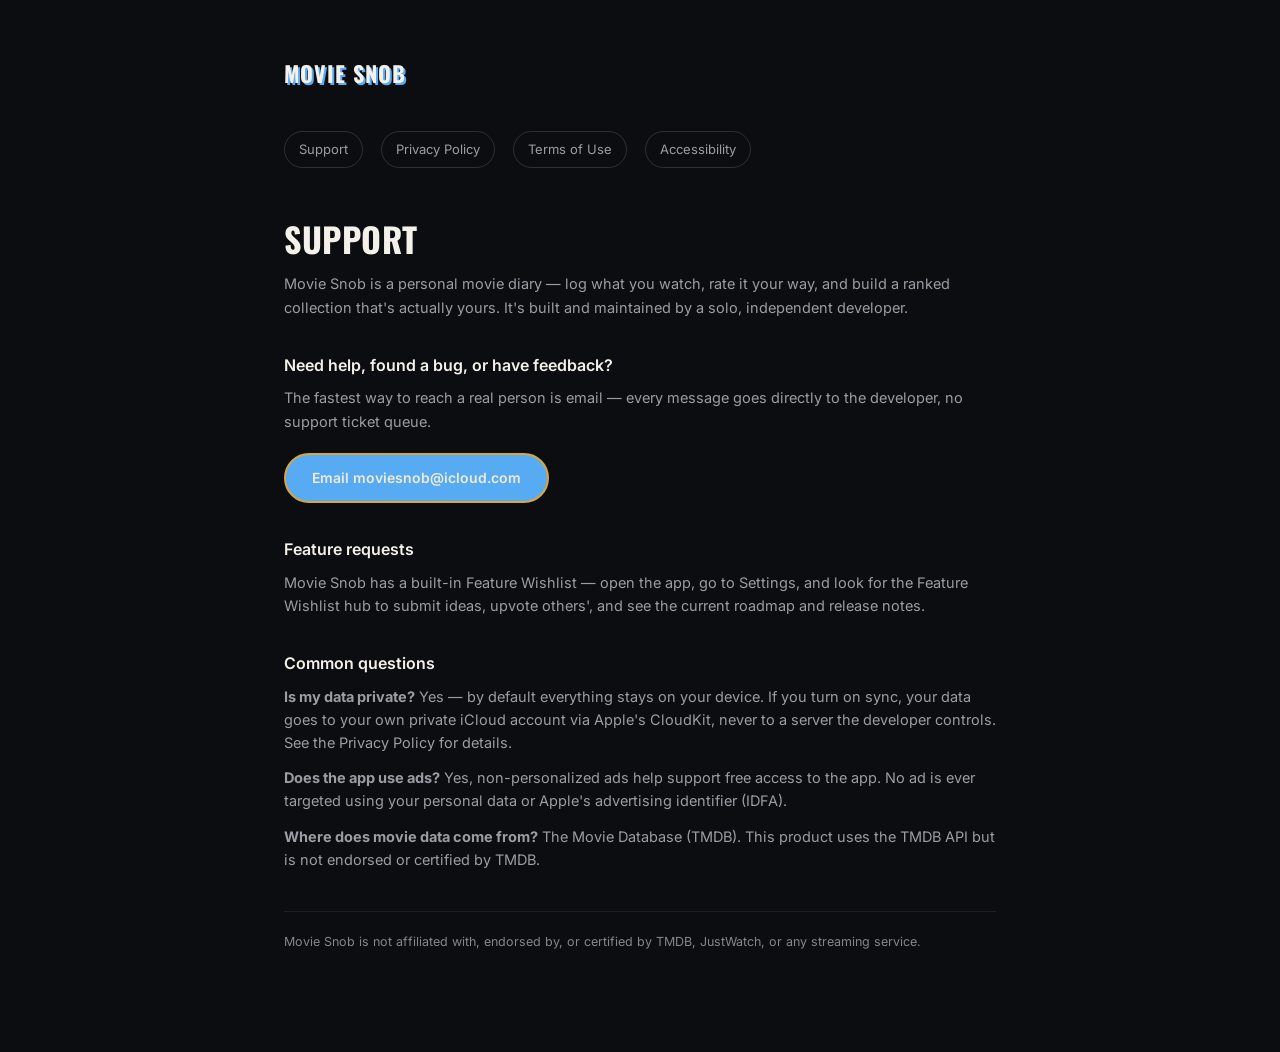
<file: index.html>
<!doctype html>
<html lang="en">
<head>
<meta charset="utf-8">
<meta name="viewport" content="width=device-width, initial-scale=1">
<title>Movie Snob — Support</title>
<link rel="stylesheet" href="style.css">
</head>
<body>
<div class="wrap">
  <div class="brand"><span class="brand-mark">Movie Snob</span></div>
  <nav class="pages">
    <a href="index.html">Support</a>
    <a href="privacy.html">Privacy Policy</a>
    <a href="terms.html">Terms of Use</a>
    <a href="accessibility.html">Accessibility</a>
  </nav>

  <h1>Support</h1>

  <p>Movie Snob is a personal movie diary — log what you watch, rate it your way, and build a ranked collection that's actually yours. It's built and maintained by a solo, independent developer.</p>

  <h2>Need help, found a bug, or have feedback?</h2>
  <p>The fastest way to reach a real person is email — every message goes directly to the developer, no support ticket queue.</p>
  <a class="contact-btn" href="mailto:moviesnob@icloud.com">Email moviesnob@icloud.com</a>

  <h2>Feature requests</h2>
  <p>Movie Snob has a built-in Feature Wishlist — open the app, go to Settings, and look for the Feature Wishlist hub to submit ideas, upvote others', and see the current roadmap and release notes.</p>

  <h2>Common questions</h2>
  <p><strong>Is my data private?</strong> Yes — by default everything stays on your device. If you turn on sync, your data goes to your own private iCloud account via Apple's CloudKit, never to a server the developer controls. See the Privacy Policy for details.</p>
  <p><strong>Does the app use ads?</strong> Yes, non-personalized ads help support free access to the app. No ad is ever targeted using your personal data or Apple's advertising identifier (IDFA).</p>
  <p><strong>Where does movie data come from?</strong> The Movie Database (TMDB). This product uses the TMDB API but is not endorsed or certified by TMDB.</p>

  <div class="footnote">Movie Snob is not affiliated with, endorsed by, or certified by TMDB, JustWatch, or any streaming service.</div>
</div>
</body>
</html>
</file>
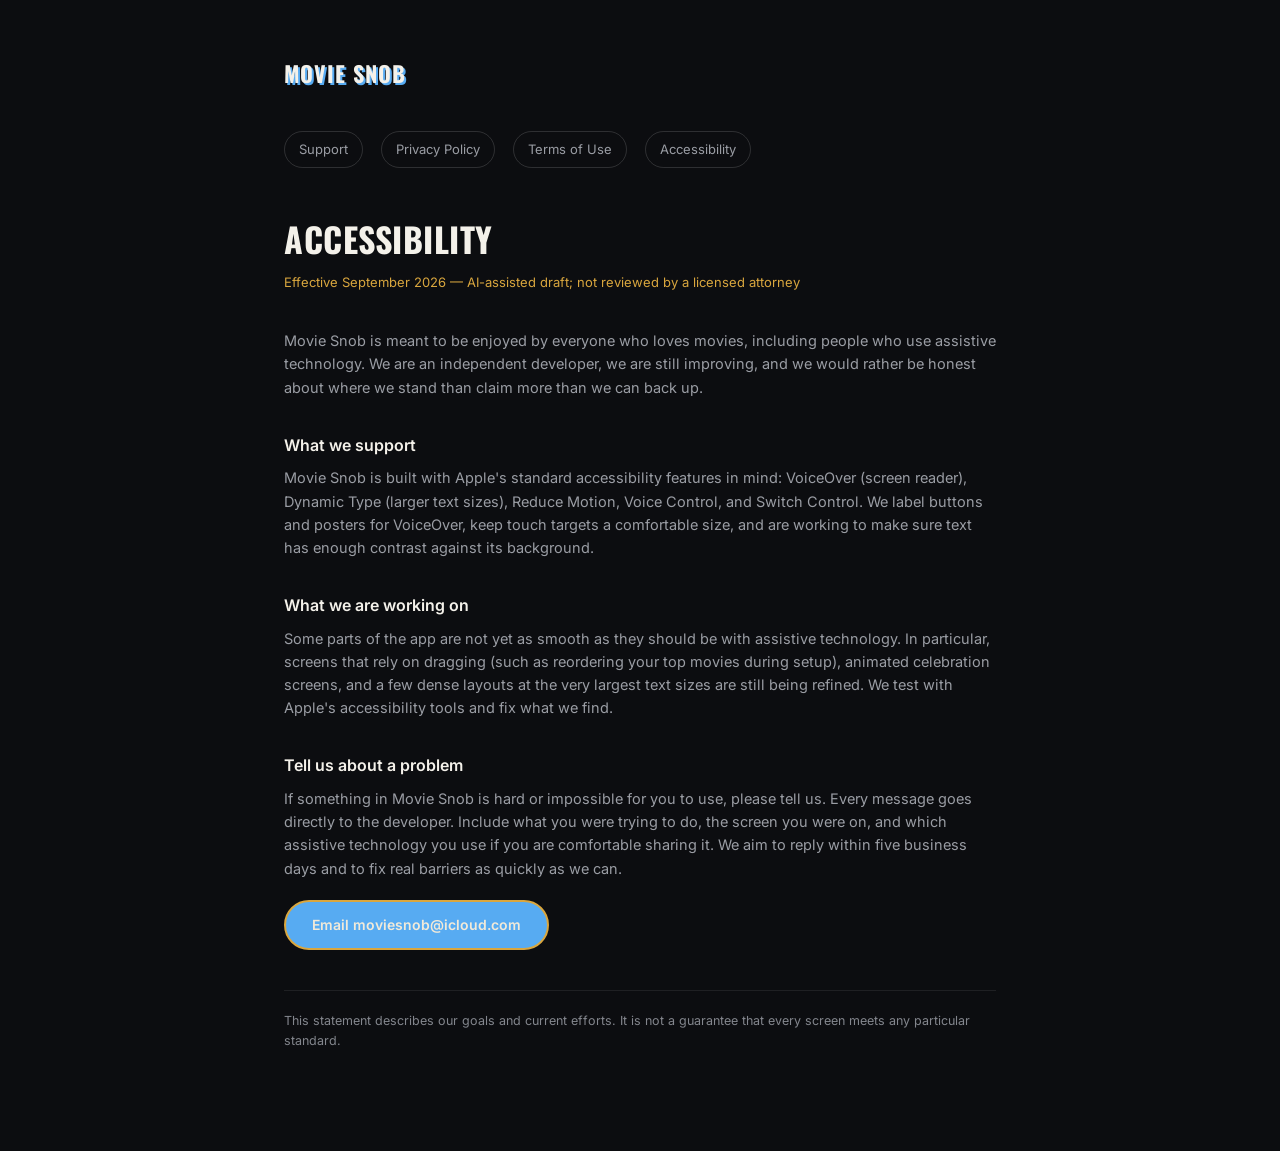
<file: accessibility.html>
<!doctype html>
<html lang="en">
<head>
<meta charset="utf-8">
<meta name="viewport" content="width=device-width, initial-scale=1">
<title>Movie Snob — Accessibility</title>
<link rel="stylesheet" href="style.css">
</head>
<body>
<div class="wrap">
  <div class="brand"><span class="brand-mark">Movie Snob</span></div>
  <nav class="pages">
    <a href="index.html">Support</a>
    <a href="privacy.html">Privacy Policy</a>
    <a href="terms.html">Terms of Use</a>
    <a href="accessibility.html">Accessibility</a>
  </nav>

  <h1>Accessibility</h1>
  <p class="updated">Effective September 2026 — AI-assisted draft; not reviewed by a licensed attorney</p>

  <p>Movie Snob is meant to be enjoyed by everyone who loves movies, including people who use assistive technology. We are an independent developer, we are still improving, and we would rather be honest about where we stand than claim more than we can back up.</p>

  <h2>What we support</h2>
  <p>Movie Snob is built with Apple's standard accessibility features in mind: VoiceOver (screen reader), Dynamic Type (larger text sizes), Reduce Motion, Voice Control, and Switch Control. We label buttons and posters for VoiceOver, keep touch targets a comfortable size, and are working to make sure text has enough contrast against its background.</p>

  <h2>What we are working on</h2>
  <p>Some parts of the app are not yet as smooth as they should be with assistive technology. In particular, screens that rely on dragging (such as reordering your top movies during setup), animated celebration screens, and a few dense layouts at the very largest text sizes are still being refined. We test with Apple's accessibility tools and fix what we find.</p>

  <h2>Tell us about a problem</h2>
  <p>If something in Movie Snob is hard or impossible for you to use, please tell us. Every message goes directly to the developer. Include what you were trying to do, the screen you were on, and which assistive technology you use if you are comfortable sharing it. We aim to reply within five business days and to fix real barriers as quickly as we can.</p>
  <a class="contact-btn" href="mailto:moviesnob@icloud.com?subject=Movie%20Snob%20accessibility">Email moviesnob@icloud.com</a>

  <div class="footnote">This statement describes our goals and current efforts. It is not a guarantee that every screen meets any particular standard.</div>
</div>
</body>
</html>
</file>
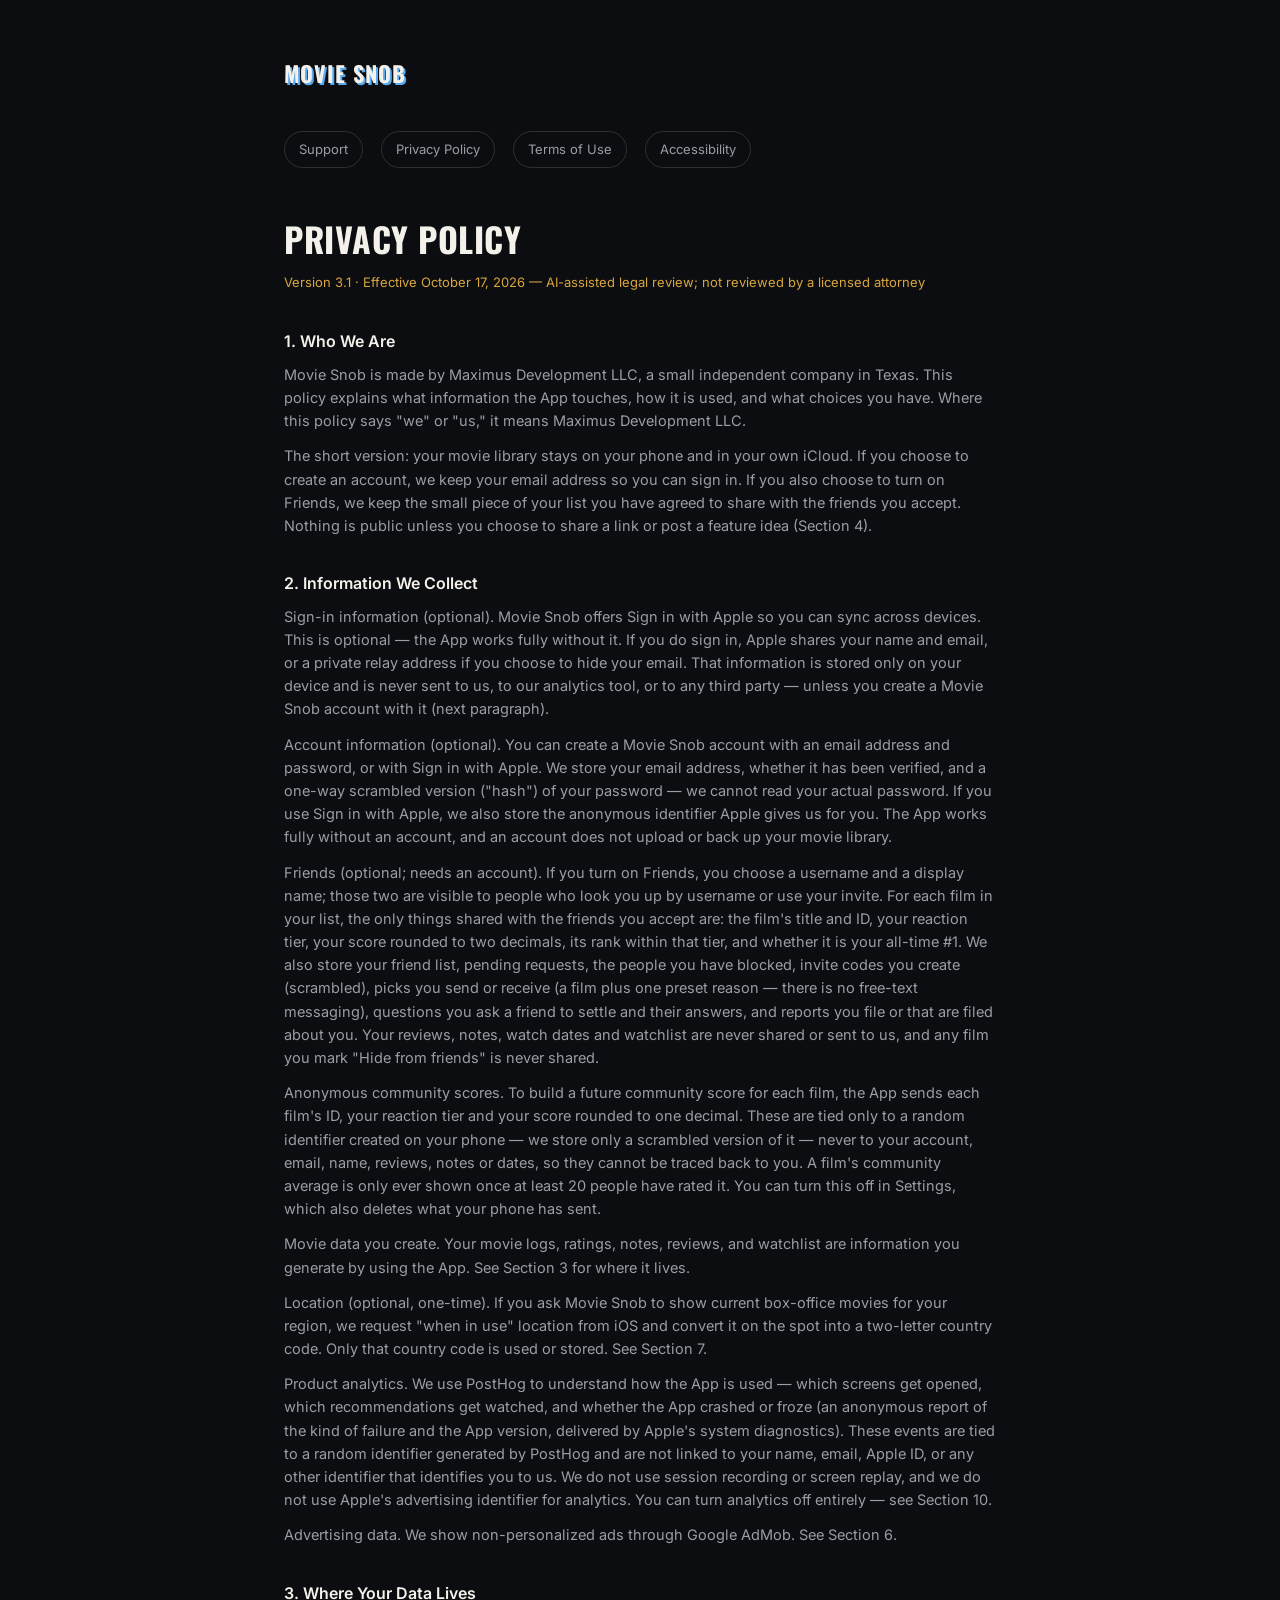
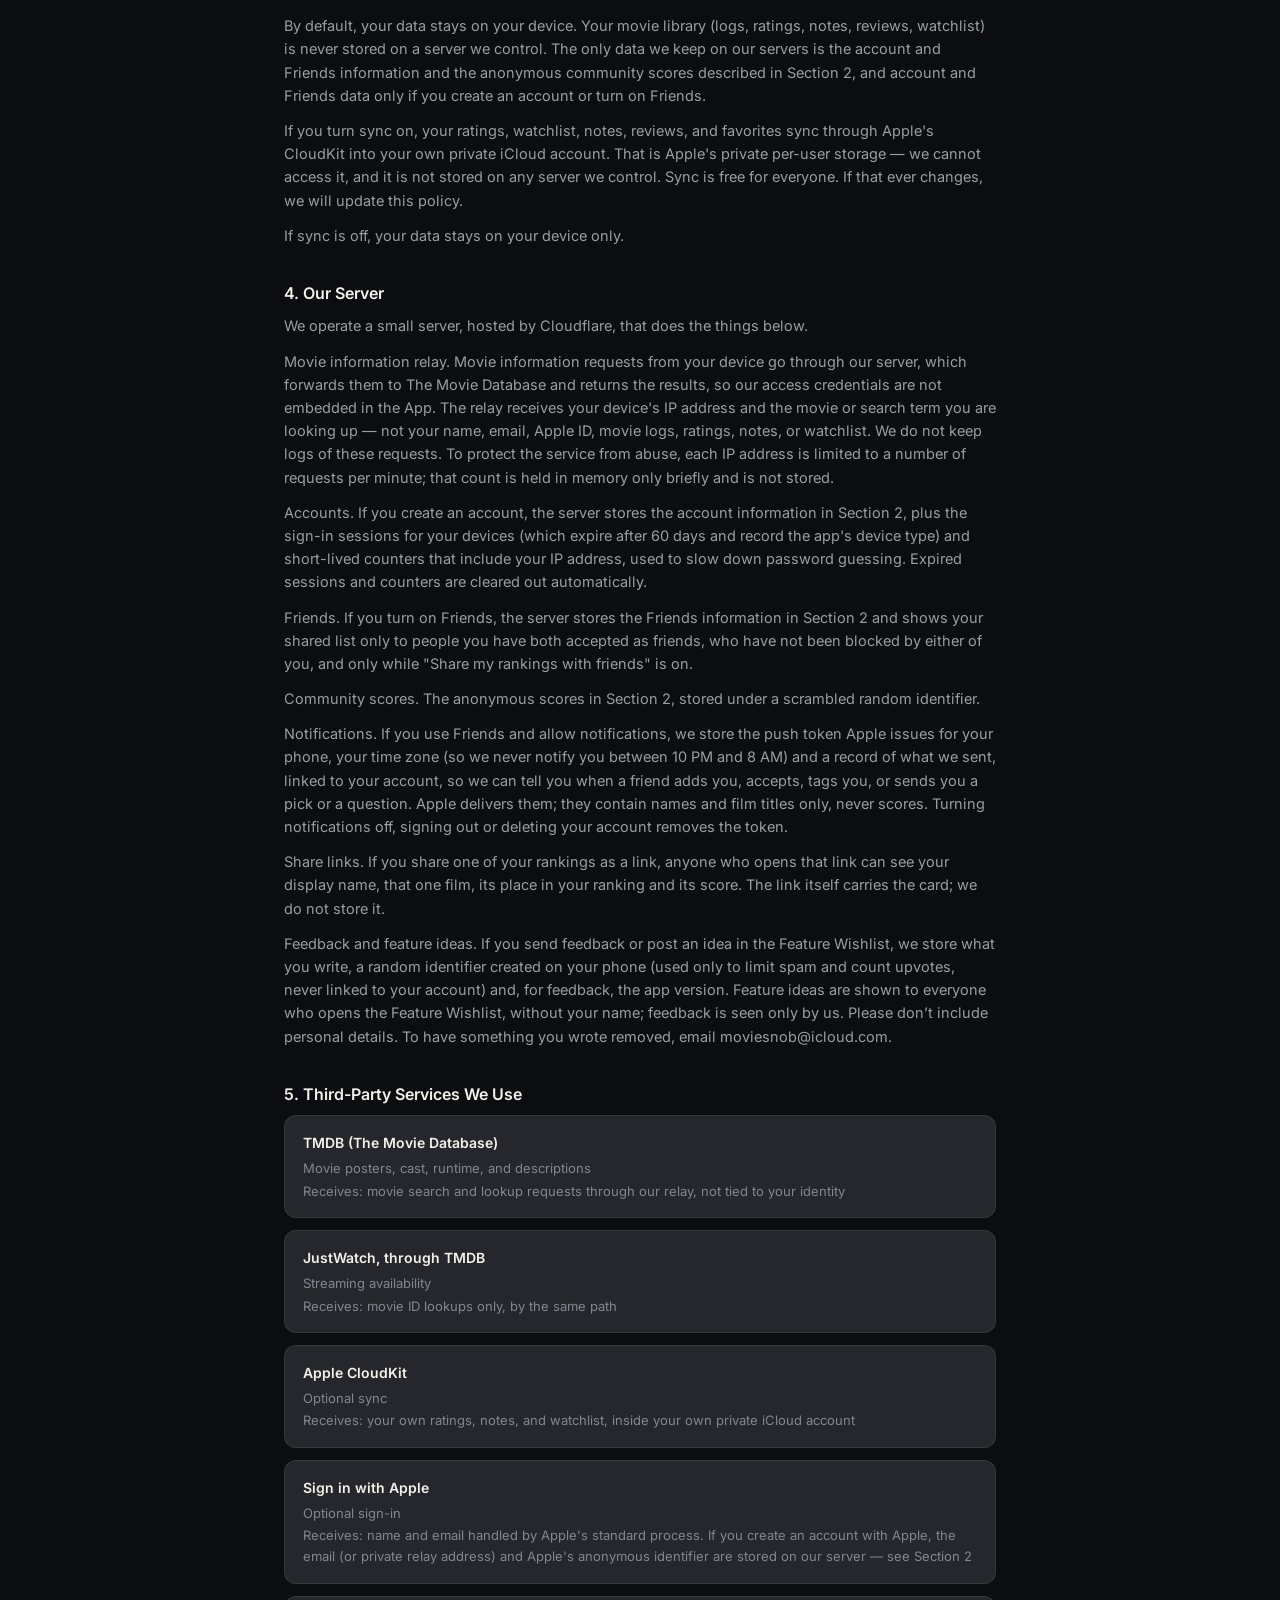
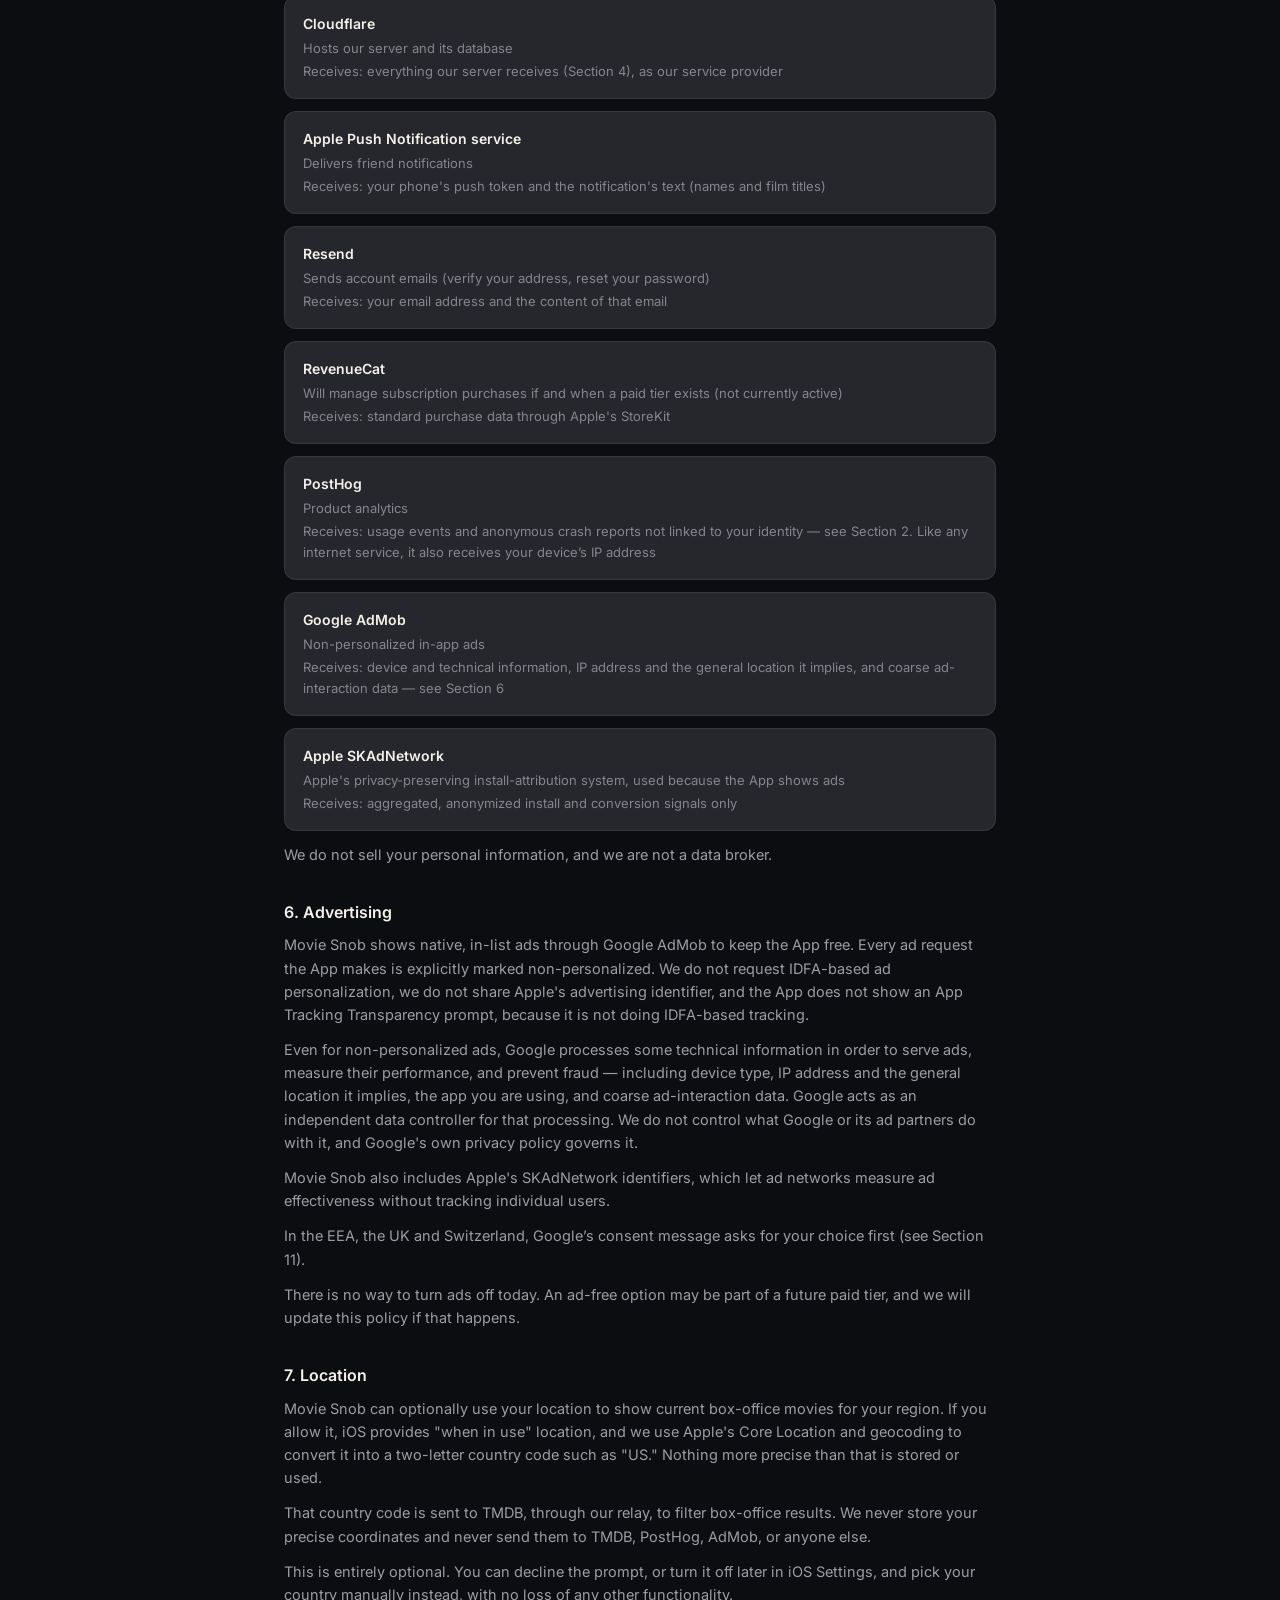
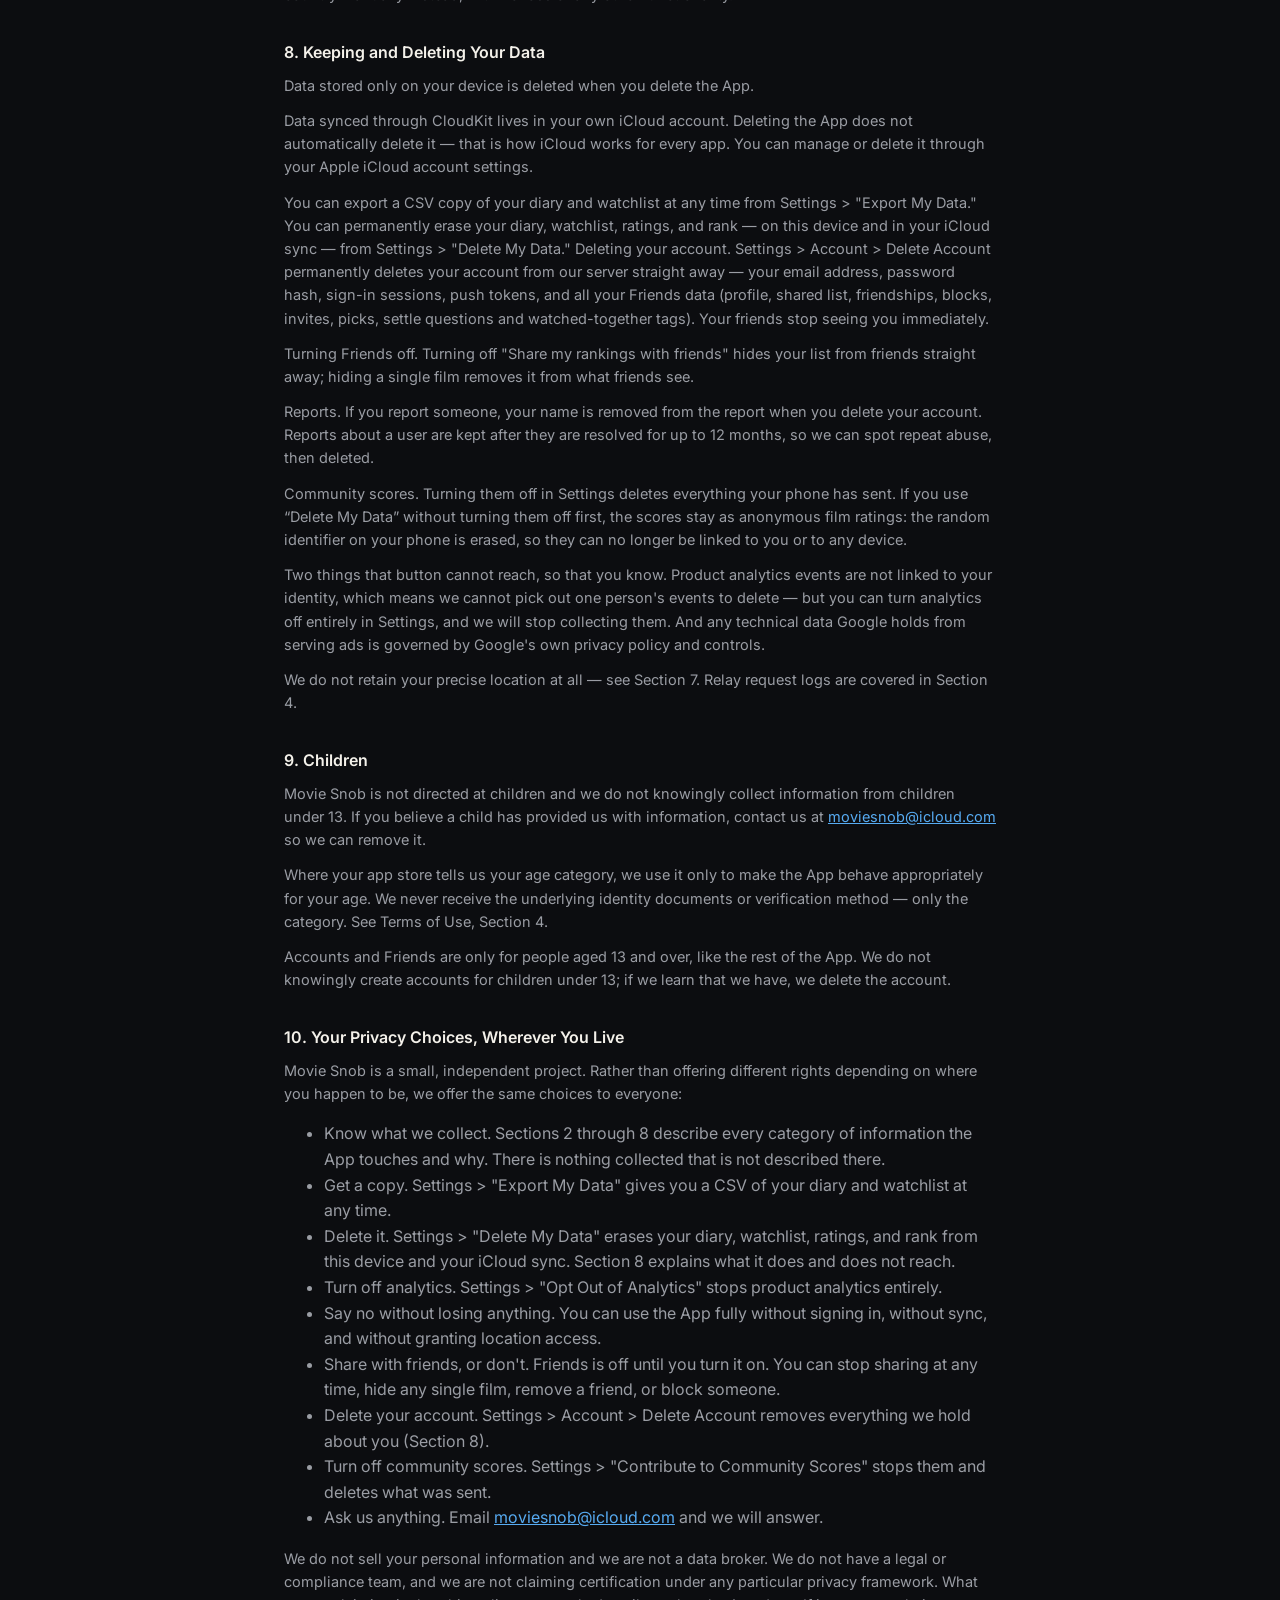
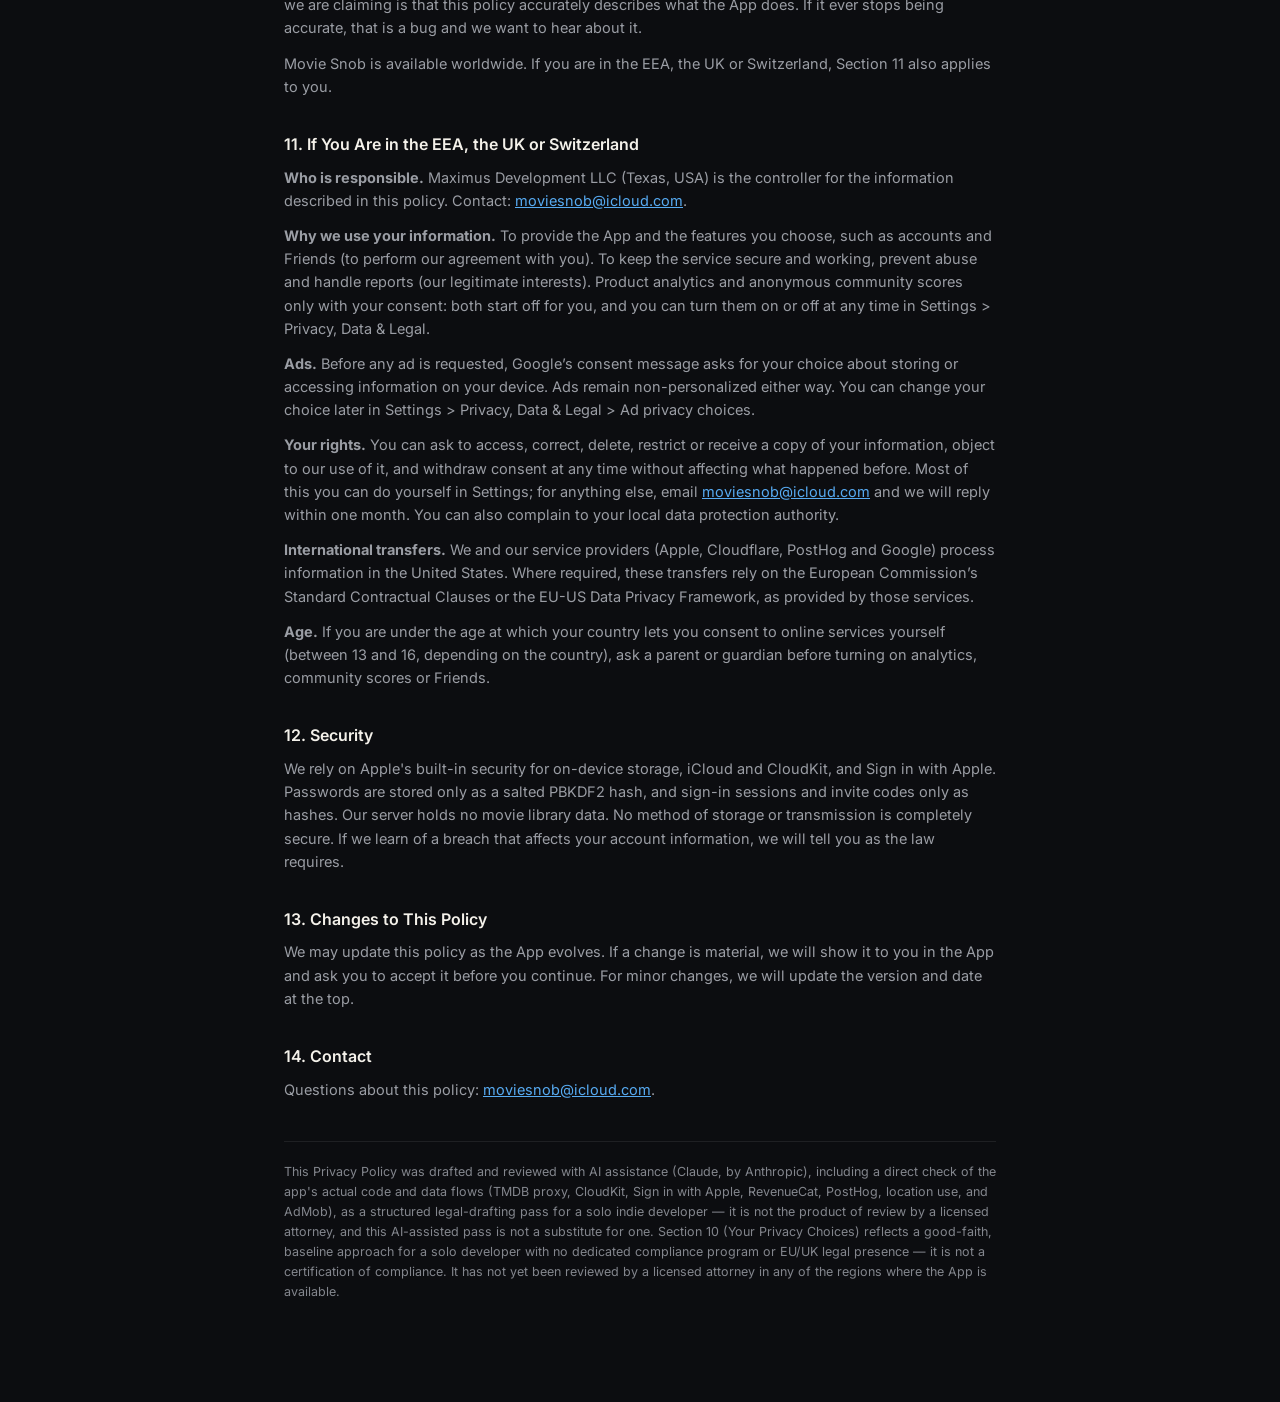
<file: privacy.html>
<!doctype html>
<html lang="en">
<head>
<meta charset="utf-8">
<meta name="viewport" content="width=device-width, initial-scale=1">
<title>Movie Snob — Privacy Policy</title>
<link rel="stylesheet" href="style.css">
</head>
<body>
<div class="wrap">
  <div class="brand"><span class="brand-mark">Movie Snob</span></div>
  <nav class="pages">
    <a href="index.html">Support</a>
    <a href="privacy.html">Privacy Policy</a>
    <a href="terms.html">Terms of Use</a>
    <a href="accessibility.html">Accessibility</a>
  </nav>

  <h1>Privacy Policy</h1>
  <p class="updated">Version 3.1 · Effective October 17, 2026 — AI-assisted legal review; not reviewed by a licensed attorney</p>

  <h2>1. Who We Are</h2>
  <p>Movie Snob is made by Maximus Development LLC, a small independent company in Texas. This policy explains what information the App touches, how it is used, and what choices you have. Where this policy says "we" or "us," it means Maximus Development LLC.</p>
  <p>The short version: your movie library stays on your phone and in your own iCloud. If you choose to create an account, we keep your email address so you can sign in. If you also choose to turn on Friends, we keep the small piece of your list you have agreed to share with the friends you accept. <!-- LEGAL-AUDIT 2026-10-17 -->Nothing is public unless you choose to share a link or post a feature idea (Section 4).</p>

  <h2>2. Information We Collect</h2>
  <p>Sign-in information (optional). Movie Snob offers Sign in with Apple so you can sync across devices. This is optional — the App works fully without it. If you do sign in, Apple shares your name and email, or a private relay address if you choose to hide your email. That information is stored only on your device and is never sent to us, to our analytics tool, or to any third party — unless you create a Movie Snob account with it (next paragraph).</p>
  <p>Account information (optional). You can create a Movie Snob account with an email address and password, or with Sign in with Apple. We store your email address, whether it has been verified, and a one-way scrambled version ("hash") of your password — we cannot read your actual password. If you use Sign in with Apple, we also store the anonymous identifier Apple gives us for you. The App works fully without an account, and an account does not upload or back up your movie library.</p>
  <p>Friends (optional; needs an account). If you turn on Friends, you choose a username and a display name; those two are visible to people who look you up by username or use your invite. For each film in your list, the only things shared with the friends you accept are: the film's title and ID, your reaction tier, your score rounded to two decimals, its rank within that tier, and whether it is your all-time #1. We also store your friend list, pending requests, the people you have blocked, invite codes you create (scrambled), picks you send or receive (a film plus one preset reason — there is no free-text messaging), questions you ask a friend to settle and their answers, and reports you file or that are filed about you. Your reviews, notes, watch dates and watchlist are never shared or sent to us, and any film you mark "Hide from friends" is never shared.</p>
  <p>Anonymous community scores. To build a future community score for each film, the App sends each film's ID, your reaction tier and your score rounded to one decimal. These are tied only to a random identifier created on your phone — we store only a scrambled version of it — never to your account, email, name, reviews, notes or dates, so they cannot be traced back to you. A film's community average is only ever shown once at least 20 people have rated it. You can turn this off in Settings, which also deletes what your phone has sent.</p>
  <p>Movie data you create. Your movie logs, ratings, notes, reviews, and watchlist are information you generate by using the App. See Section 3 for where it lives.</p>
  <p>Location (optional, one-time). If you ask Movie Snob to show current box-office movies for your region, we request "when in use" location from iOS and convert it on the spot into a two-letter country code. Only that country code is used or stored. See Section 7.</p>
  <p>Product analytics. We use PostHog to understand how the App is used — which screens get opened, which recommendations get watched, and whether the App crashed or froze (an anonymous report of the kind of failure and the App version, delivered by Apple's system diagnostics). These events are tied to a random identifier generated by PostHog and are not linked to your name, email, Apple ID, or any other identifier that identifies you to us. We do not use session recording or screen replay, and we do not use Apple's advertising identifier for analytics. You can turn analytics off entirely — see Section 10.</p>
  <p>Advertising data. We show non-personalized ads through Google AdMob. See Section 6.</p>

  <h2>3. Where Your Data Lives</h2>
  <p>By default, your data stays on your device. Your movie library (logs, ratings, notes, reviews, watchlist) is never stored on a server we control. The only data we keep on our servers is the account and Friends information and the anonymous community scores described in Section 2, and account and Friends data only if you create an account or turn on Friends.</p>
  <p>If you turn sync on, your ratings, watchlist, notes, reviews, and favorites sync through Apple's CloudKit into your own private iCloud account. That is Apple's private per-user storage — we cannot access it, and it is not stored on any server we control. Sync is free for everyone. If that ever changes, we will update this policy.</p>
  <p>If sync is off, your data stays on your device only.</p>

  <h2>4. Our Server</h2>
  <p>We operate a small server, hosted by Cloudflare, <!-- LEGAL-AUDIT 2026-10-17 -->that does the things below.</p>
  <p>Movie information relay. Movie information requests from your device go through our server, which forwards them to The Movie Database and returns the results, so our access credentials are not embedded in the App. The relay receives your device's IP address and the movie or search term you are looking up — not your name, email, Apple ID, movie logs, ratings, notes, or watchlist. We do not keep logs of these requests. To protect the service from abuse, each IP address is limited to a number of requests per minute; that count is held in memory only briefly and is not stored.</p>
  <p>Accounts. If you create an account, the server stores the account information in Section 2, plus the sign-in sessions for your devices (which expire after 60 days and record the app's device type) and short-lived counters that include your IP address, used to slow down password guessing. Expired sessions and counters are cleared out automatically.</p>
  <p>Friends. If you turn on Friends, the server stores the Friends information in Section 2 and shows your shared list only to people you have both accepted as friends, who have not been blocked by either of you, and only while "Share my rankings with friends" is on.</p>
  <p>Community scores. The anonymous scores in Section 2, stored under a scrambled random identifier.</p>
  <p>Notifications. If you use Friends and allow notifications, we store the push token Apple issues for your phone, your time zone (so we never notify you between 10 PM and 8 AM) and a record of what we sent, linked to your account, so we can tell you when a friend adds you, accepts, tags you, or sends you a pick or a question. Apple delivers them; they contain names and film titles only, never scores. Turning notifications off, signing out or deleting your account removes the token.</p>
  <!-- LEGAL-AUDIT 2026-10-17 -->
  <p>Share links. If you share one of your rankings as a link, anyone who opens that link can see your display name, that one film, its place in your ranking and its score. The link itself carries the card; we do not store it.</p>
  <p>Feedback and feature ideas. If you send feedback or post an idea in the Feature Wishlist, we store what you write, a random identifier created on your phone (used only to limit spam and count upvotes, never linked to your account) and, for feedback, the app version. Feature ideas are shown to everyone who opens the Feature Wishlist, without your name; feedback is seen only by us. Please don’t include personal details. To have something you wrote removed, email moviesnob@icloud.com.</p>

  <h2>5. Third-Party Services We Use</h2>

  <div class="card">
    <div class="service">TMDB (The Movie Database)</div>
    <div class="detail">Movie posters, cast, runtime, and descriptions</div>
    <div class="detail">Receives: movie search and lookup requests through our relay, not tied to your identity</div>
  </div>
  <div class="card">
    <div class="service">JustWatch, through TMDB</div>
    <div class="detail">Streaming availability</div>
    <div class="detail">Receives: movie ID lookups only, by the same path</div>
  </div>
  <div class="card">
    <div class="service">Apple CloudKit</div>
    <div class="detail">Optional sync</div>
    <div class="detail">Receives: your own ratings, notes, and watchlist, inside your own private iCloud account</div>
  </div>
  <div class="card">
    <div class="service">Sign in with Apple</div>
    <div class="detail">Optional sign-in</div>
    <div class="detail">Receives: name and email handled by Apple's standard process. If you create an account with Apple, the email (or private relay address) and Apple's anonymous identifier are stored on our server — see Section 2</div>
  </div>
  <div class="card">
    <div class="service">Cloudflare</div>
    <div class="detail">Hosts our server and its database</div>
    <div class="detail">Receives: everything our server receives (Section 4), as our service provider</div>
  </div>
  <div class="card">
    <div class="service">Apple Push Notification service</div>
    <div class="detail">Delivers friend notifications</div>
    <div class="detail">Receives: your phone's push token and the notification's text (names and film titles)</div>
  </div>
  <div class="card">
    <div class="service">Resend</div>
    <div class="detail">Sends account emails (verify your address, reset your password)</div>
    <div class="detail">Receives: your email address and the content of that email</div>
  </div>
  <div class="card">
    <div class="service">RevenueCat</div>
    <div class="detail">Will manage subscription purchases if and when a paid tier exists (not currently active)</div>
    <div class="detail">Receives: standard purchase data through Apple's StoreKit</div>
  </div>
  <div class="card">
    <div class="service">PostHog</div>
    <div class="detail">Product analytics</div>
    <div class="detail">Receives: usage events and anonymous crash reports not linked to your identity — see Section 2. Like any internet service, it also receives your device’s IP address <!-- LEGAL-AUDIT 2026-10-17 --></div>
  </div>
  <div class="card">
    <div class="service">Google AdMob</div>
    <div class="detail">Non-personalized in-app ads</div>
    <div class="detail">Receives: device and technical information, IP address and the general location it implies, and coarse ad-interaction data — see Section 6</div>
  </div>
  <div class="card">
    <div class="service">Apple SKAdNetwork</div>
    <div class="detail">Apple's privacy-preserving install-attribution system, used because the App shows ads</div>
    <div class="detail">Receives: aggregated, anonymized install and conversion signals only</div>
  </div>

  <p>We do not sell your personal information, and we are not a data broker.</p>

  <h2>6. Advertising</h2>
  <p>Movie Snob shows native, in-list ads through Google AdMob to keep the App free. Every ad request the App makes is explicitly marked non-personalized. We do not request IDFA-based ad personalization, we do not share Apple's advertising identifier, and the App does not show an App Tracking Transparency prompt, because it is not doing IDFA-based tracking.</p>
  <p>Even for non-personalized ads, Google processes some technical information in order to serve ads, measure their performance, and prevent fraud — including device type, IP address and the general location it implies, the app you are using, and coarse ad-interaction data. Google acts as an independent data controller for that processing. We do not control what Google or its ad partners do with it, and Google's own privacy policy governs it.</p>
  <p>Movie Snob also includes Apple's SKAdNetwork identifiers, which let ad networks measure ad effectiveness without tracking individual users.</p>
  <p>In the EEA, the UK and Switzerland, Google’s consent message asks for your choice first (see Section 11).</p>
  <p>There is no way to turn ads off today. An ad-free option may be part of a future paid tier, and we will update this policy if that happens.</p>

  <h2>7. Location</h2>
  <p>Movie Snob can optionally use your location to show current box-office movies for your region. If you allow it, iOS provides "when in use" location, and we use Apple's Core Location and geocoding to convert it into a two-letter country code such as "US." Nothing more precise than that is stored or used.</p>
  <p>That country code is sent to TMDB, through our relay, to filter box-office results. We never store your precise coordinates and never send them to TMDB, PostHog, AdMob, or anyone else.</p>
  <p>This is entirely optional. You can decline the prompt, or turn it off later in iOS Settings, and pick your country manually instead, with no loss of any other functionality.</p>

  <h2>8. Keeping and Deleting Your Data</h2>
  <p>Data stored only on your device is deleted when you delete the App.</p>
  <p>Data synced through CloudKit lives in your own iCloud account. Deleting the App does not automatically delete it — that is how iCloud works for every app. You can manage or delete it through your Apple iCloud account settings.</p>
  <p>You can export a CSV copy of your diary and watchlist at any time from Settings &gt; "Export My Data." You can permanently erase your diary, watchlist, ratings, and rank — on this device and in your iCloud sync — from Settings &gt; "Delete My Data." Deleting your account. Settings &gt; Account &gt; Delete Account permanently deletes your account from our server straight away — your email address, password hash, sign-in sessions, push tokens, and all your Friends data (profile, shared list, friendships, blocks, invites, picks, settle questions and watched-together tags). Your friends stop seeing you immediately.</p>
  <p>Turning Friends off. Turning off "Share my rankings with friends" hides your list from friends straight away; hiding a single film removes it from what friends see.</p>
  <p>Reports. If you report someone, your name is removed from the report when you delete your account. Reports about a user are kept after they are resolved for up to 12 months, so we can spot repeat abuse, then deleted.</p>
  <p>Community scores. Turning them off in Settings deletes everything your phone has sent. <!-- LEGAL-AUDIT 2026-10-17 --> If you use “Delete My Data” without turning them off first, the scores stay as anonymous film ratings: the random identifier on your phone is erased, so they can no longer be linked to you or to any device.</p>
  <p>Two things that button cannot reach, so that you know. Product analytics events are not linked to your identity, which means we cannot pick out one person's events to delete — but you can turn analytics off entirely in Settings, and we will stop collecting them. And any technical data Google holds from serving ads is governed by Google's own privacy policy and controls.</p>
  <p>We do not retain your precise location at all — see Section 7. Relay request logs are covered in Section 4.</p>

  <h2>9. Children</h2>
  <p>Movie Snob is not directed at children and we do not knowingly collect information from children under 13. If you believe a child has provided us with information, contact us at <a href="mailto:moviesnob@icloud.com">moviesnob@icloud.com</a> so we can remove it.</p>
  <p>Where your app store tells us your age category, we use it only to make the App behave appropriately for your age. We never receive the underlying identity documents or verification method — only the category. See Terms of Use, Section 4.</p>
  <p>Accounts and Friends are only for people aged 13 and over, like the rest of the App. We do not knowingly create accounts for children under 13; if we learn that we have, we delete the account.</p>

  <h2>10. Your Privacy Choices, Wherever You Live</h2>
  <p>Movie Snob is a small, independent project. Rather than offering different rights depending on where you happen to be, we offer the same choices to everyone:</p>
  <ul>
    <li>Know what we collect. Sections 2 through 8 describe every category of information the App touches and why. There is nothing collected that is not described there.</li>
    <li>Get a copy. Settings &gt; "Export My Data" gives you a CSV of your diary and watchlist at any time.</li>
    <li>Delete it. Settings &gt; "Delete My Data" erases your diary, watchlist, ratings, and rank from this device and your iCloud sync. Section 8 explains what it does and does not reach.</li>
    <li>Turn off analytics. Settings &gt; "Opt Out of Analytics" stops product analytics entirely.</li>
    <li>Say no without losing anything. You can use the App fully without signing in, without sync, and without granting location access.</li>
    <li>Share with friends, or don't. Friends is off until you turn it on. You can stop sharing at any time, hide any single film, remove a friend, or block someone.</li>
    <li>Delete your account. Settings &gt; Account &gt; Delete Account removes everything we hold about you (Section 8).</li>
    <li>Turn off community scores. Settings &gt; "Contribute to Community Scores" stops them and deletes what was sent.</li>
    <li>Ask us anything. Email <a href="mailto:moviesnob@icloud.com">moviesnob@icloud.com</a> and we will answer.</li>
  </ul>
  <p>We do not sell your personal information and we are not a data broker. We do not have a legal or compliance team, and we are not claiming certification under any particular privacy framework. What we are claiming is that this policy accurately describes what the App does. If it ever stops being accurate, that is a bug and we want to hear about it.</p>
  <p>Movie Snob is available worldwide. If you are in the EEA, the UK or Switzerland, Section 11 also applies to you.</p>

  <h2>11. If You Are in the EEA, the UK or Switzerland</h2>
  <p><strong>Who is responsible.</strong> Maximus Development LLC (Texas, USA) is the controller for the information described in this policy. Contact: <a href="mailto:moviesnob@icloud.com">moviesnob@icloud.com</a>.</p>
  <p><strong>Why we use your information.</strong> To provide the App and the features you choose, such as accounts and Friends (to perform our agreement with you). To keep the service secure and working, prevent abuse and handle reports (our legitimate interests). Product analytics and anonymous community scores only with your consent: both start off for you, and you can turn them on or off at any time in Settings &gt; Privacy, Data &amp; Legal.</p>
  <p><strong>Ads.</strong> Before any ad is requested, Google’s consent message asks for your choice about storing or accessing information on your device. Ads remain non-personalized either way. You can change your choice later in Settings &gt; Privacy, Data &amp; Legal &gt; Ad privacy choices.</p>
  <p><strong>Your rights.</strong> You can ask to access, correct, delete, restrict or receive a copy of your information, object to our use of it, and withdraw consent at any time without affecting what happened before. Most of this you can do yourself in Settings; for anything else, email <a href="mailto:moviesnob@icloud.com">moviesnob@icloud.com</a> and we will reply within one month. You can also complain to your local data protection authority.</p>
  <p><strong>International transfers.</strong> We and our service providers (Apple, Cloudflare, PostHog and Google) process information in the United States. Where required, these transfers rely on the European Commission’s Standard Contractual Clauses or the EU-US Data Privacy Framework, as provided by those services.</p>
  <p><strong>Age.</strong> If you are under the age at which your country lets you consent to online services yourself (between 13 and 16, depending on the country), ask a parent or guardian before turning on analytics, community scores or Friends.</p>

  <h2>12. Security</h2>
  <p>We rely on Apple's built-in security for on-device storage, iCloud and CloudKit, and Sign in with Apple. Passwords are stored only as a salted PBKDF2 hash, and sign-in sessions and invite codes only as hashes. Our server holds no movie library data. No method of storage or transmission is completely secure. If we learn of a breach that affects your account information, we will tell you as the law requires.</p>

  <h2>13. Changes to This Policy</h2>
  <p>We may update this policy as the App evolves. If a change is material, we will show it to you in the App and ask you to accept it before you continue. For minor changes, we will update the version and date at the top.</p>

  <h2>14. Contact</h2>
  <p>Questions about this policy: <a href="mailto:moviesnob@icloud.com">moviesnob@icloud.com</a>.</p>

  <div class="footnote">This Privacy Policy was drafted and reviewed with AI assistance (Claude, by Anthropic), including a direct check of the app's actual code and data flows (TMDB proxy, CloudKit, Sign in with Apple, RevenueCat, PostHog, location use, and AdMob), as a structured legal-drafting pass for a solo indie developer — it is not the product of review by a licensed attorney, and this AI-assisted pass is not a substitute for one. Section 10 (Your Privacy Choices) reflects a good-faith, baseline approach for a solo developer with no dedicated compliance program or EU/UK legal presence — it is not a certification of compliance. <!-- LEGAL-AUDIT 2026-10-17 -->It has not yet been reviewed by a licensed attorney in any of the regions where the App is available.</div>
</div>
</body>
</html>
</file>
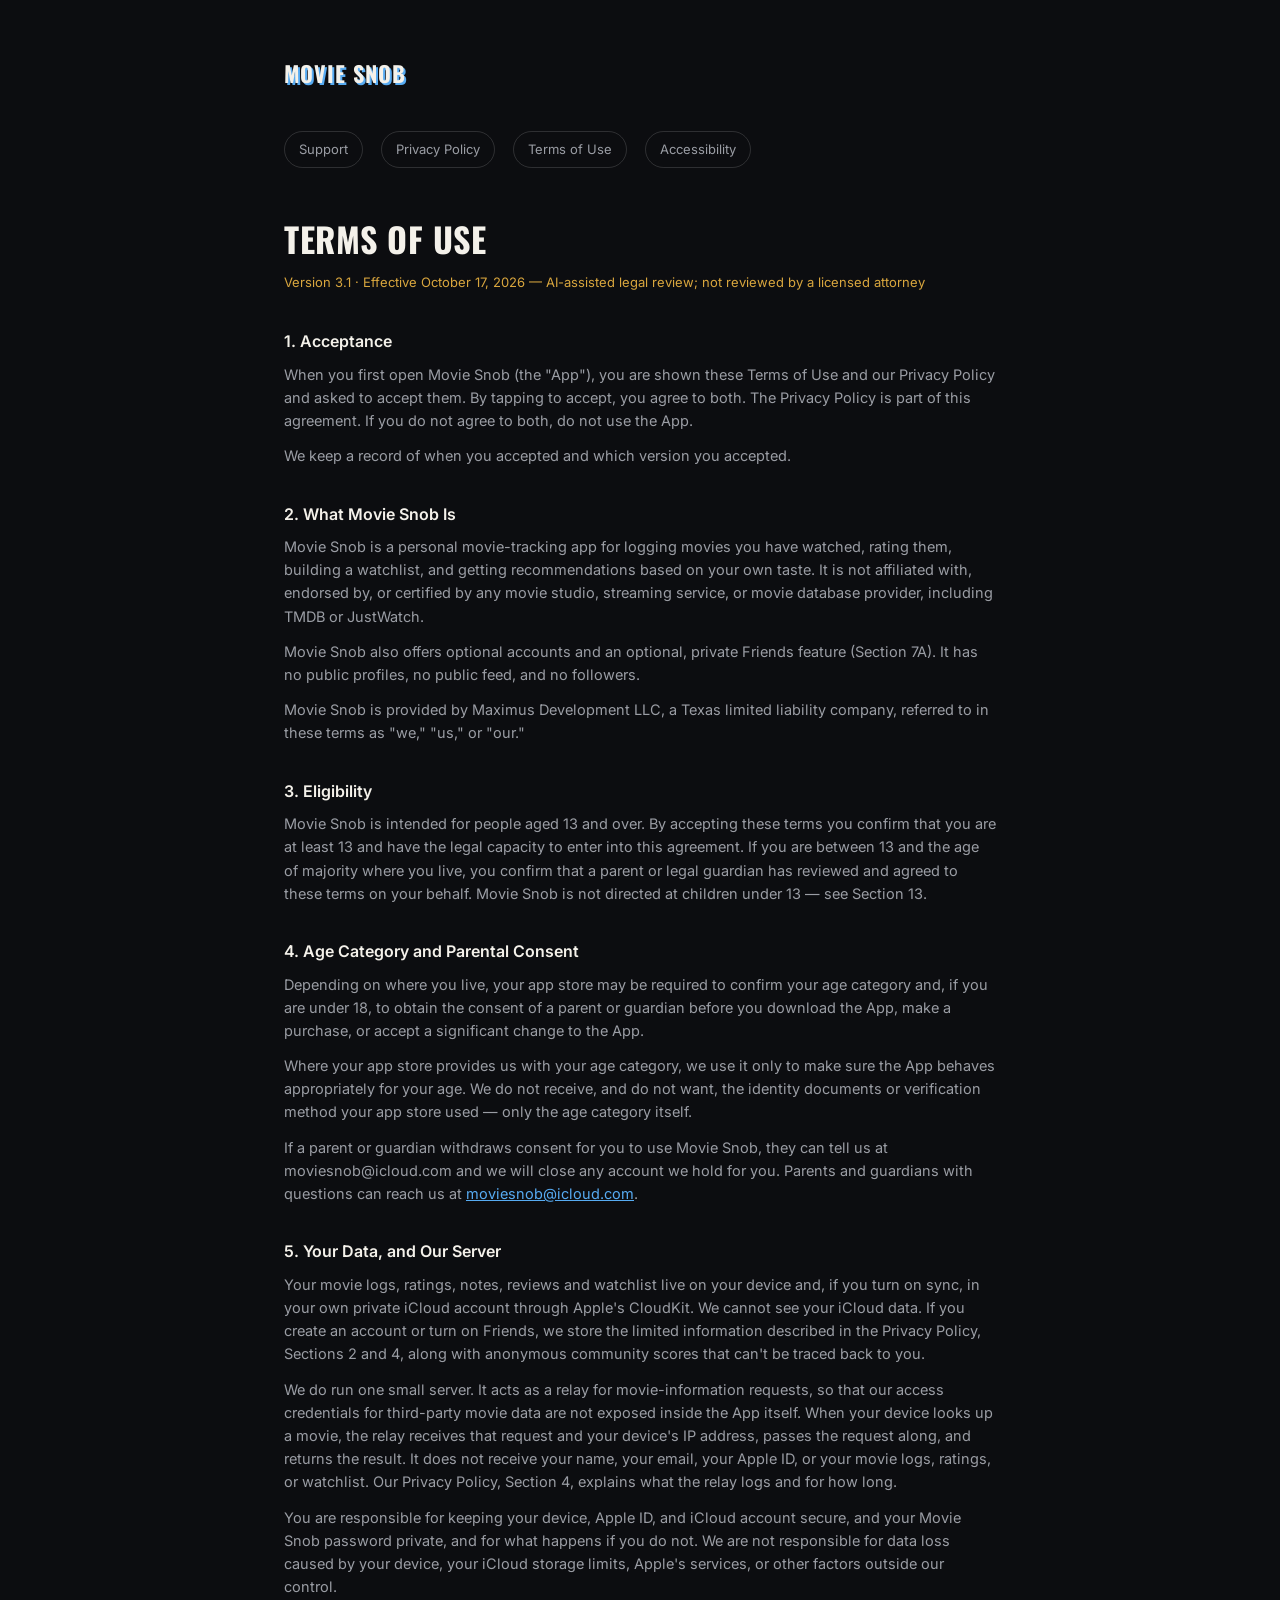
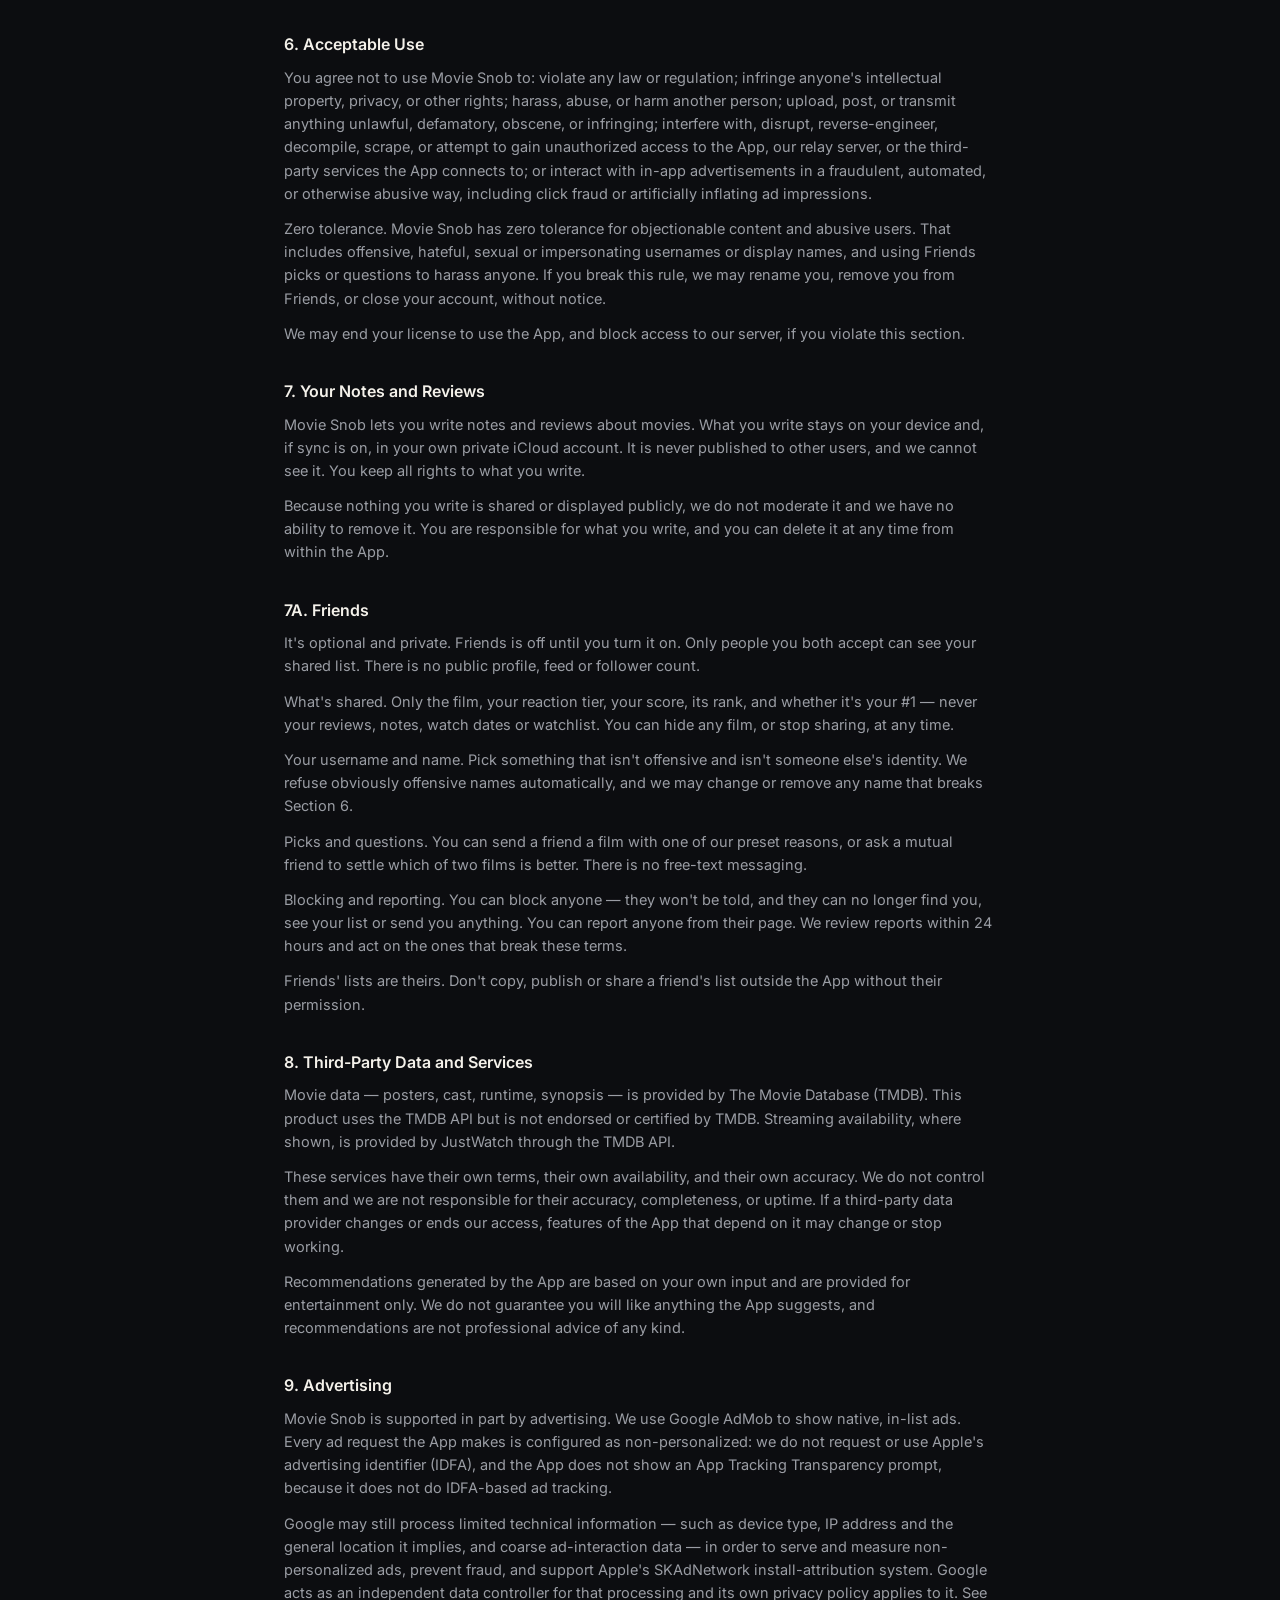
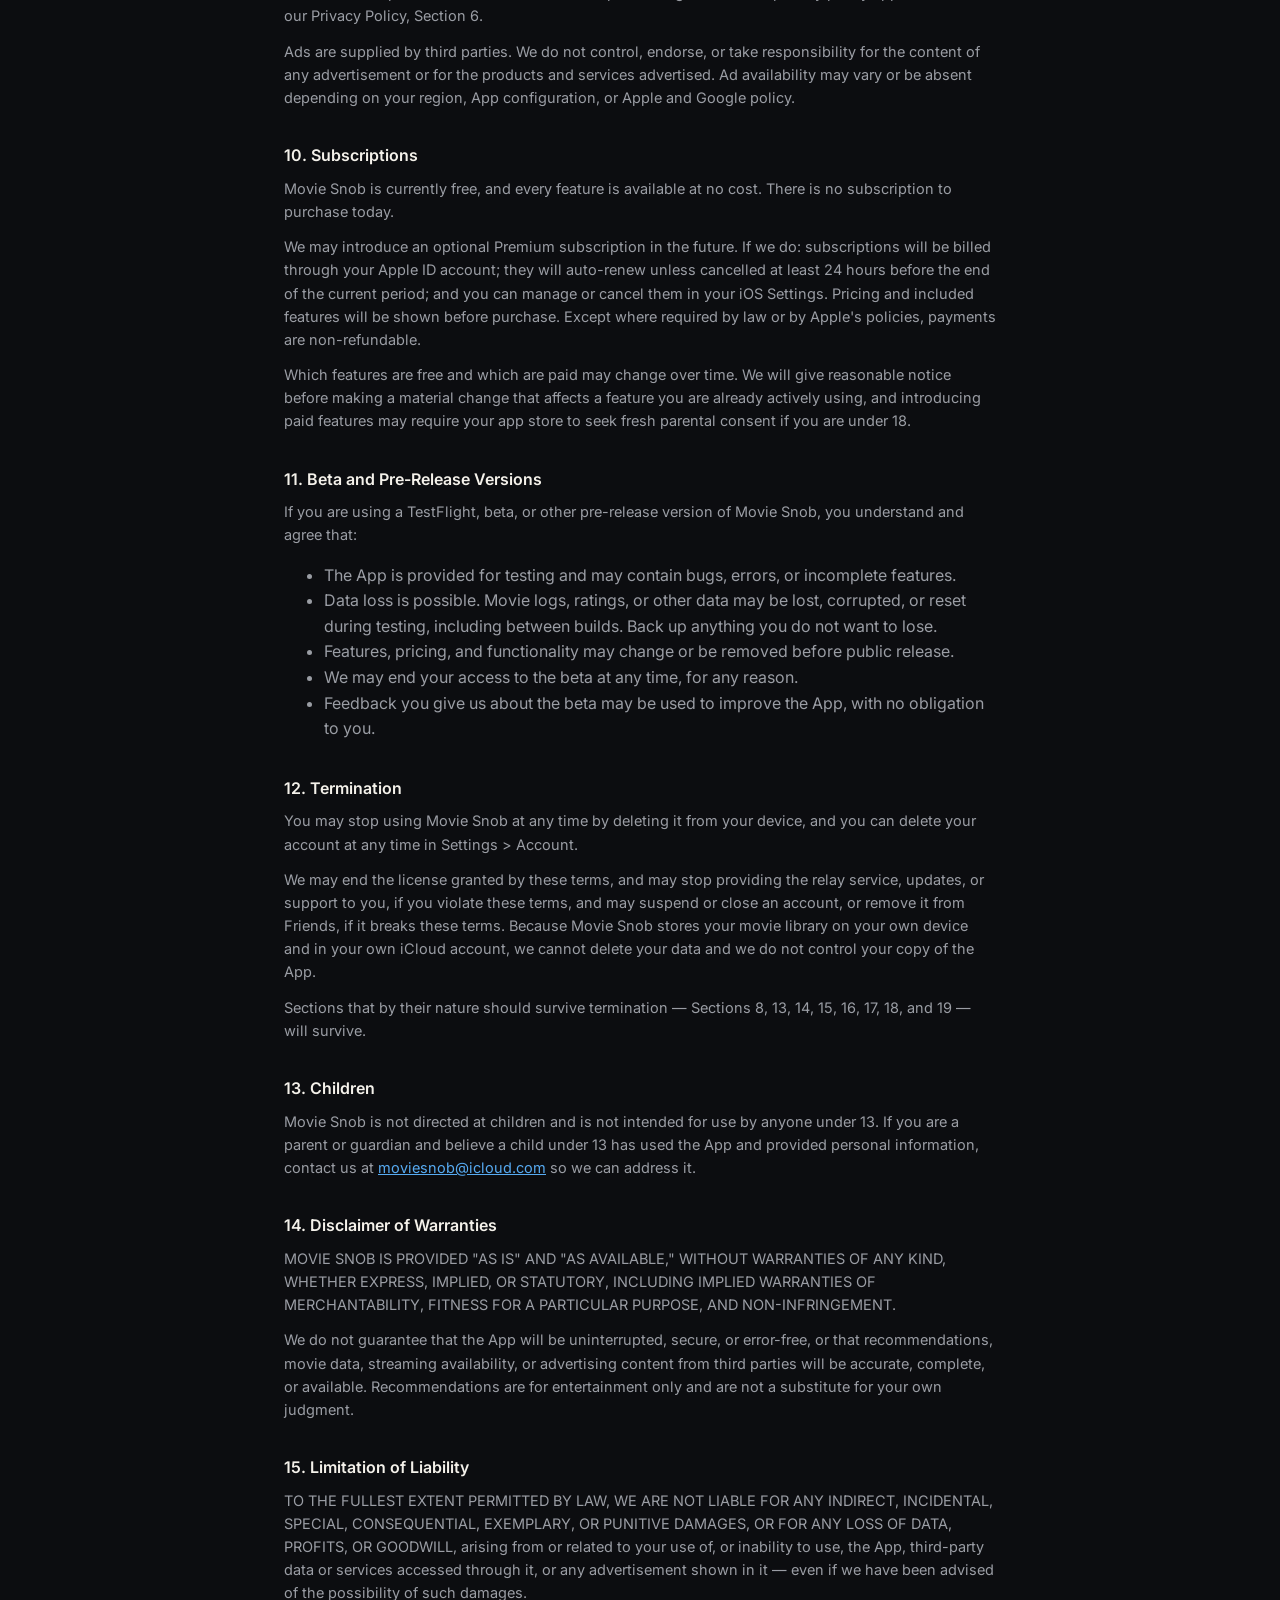
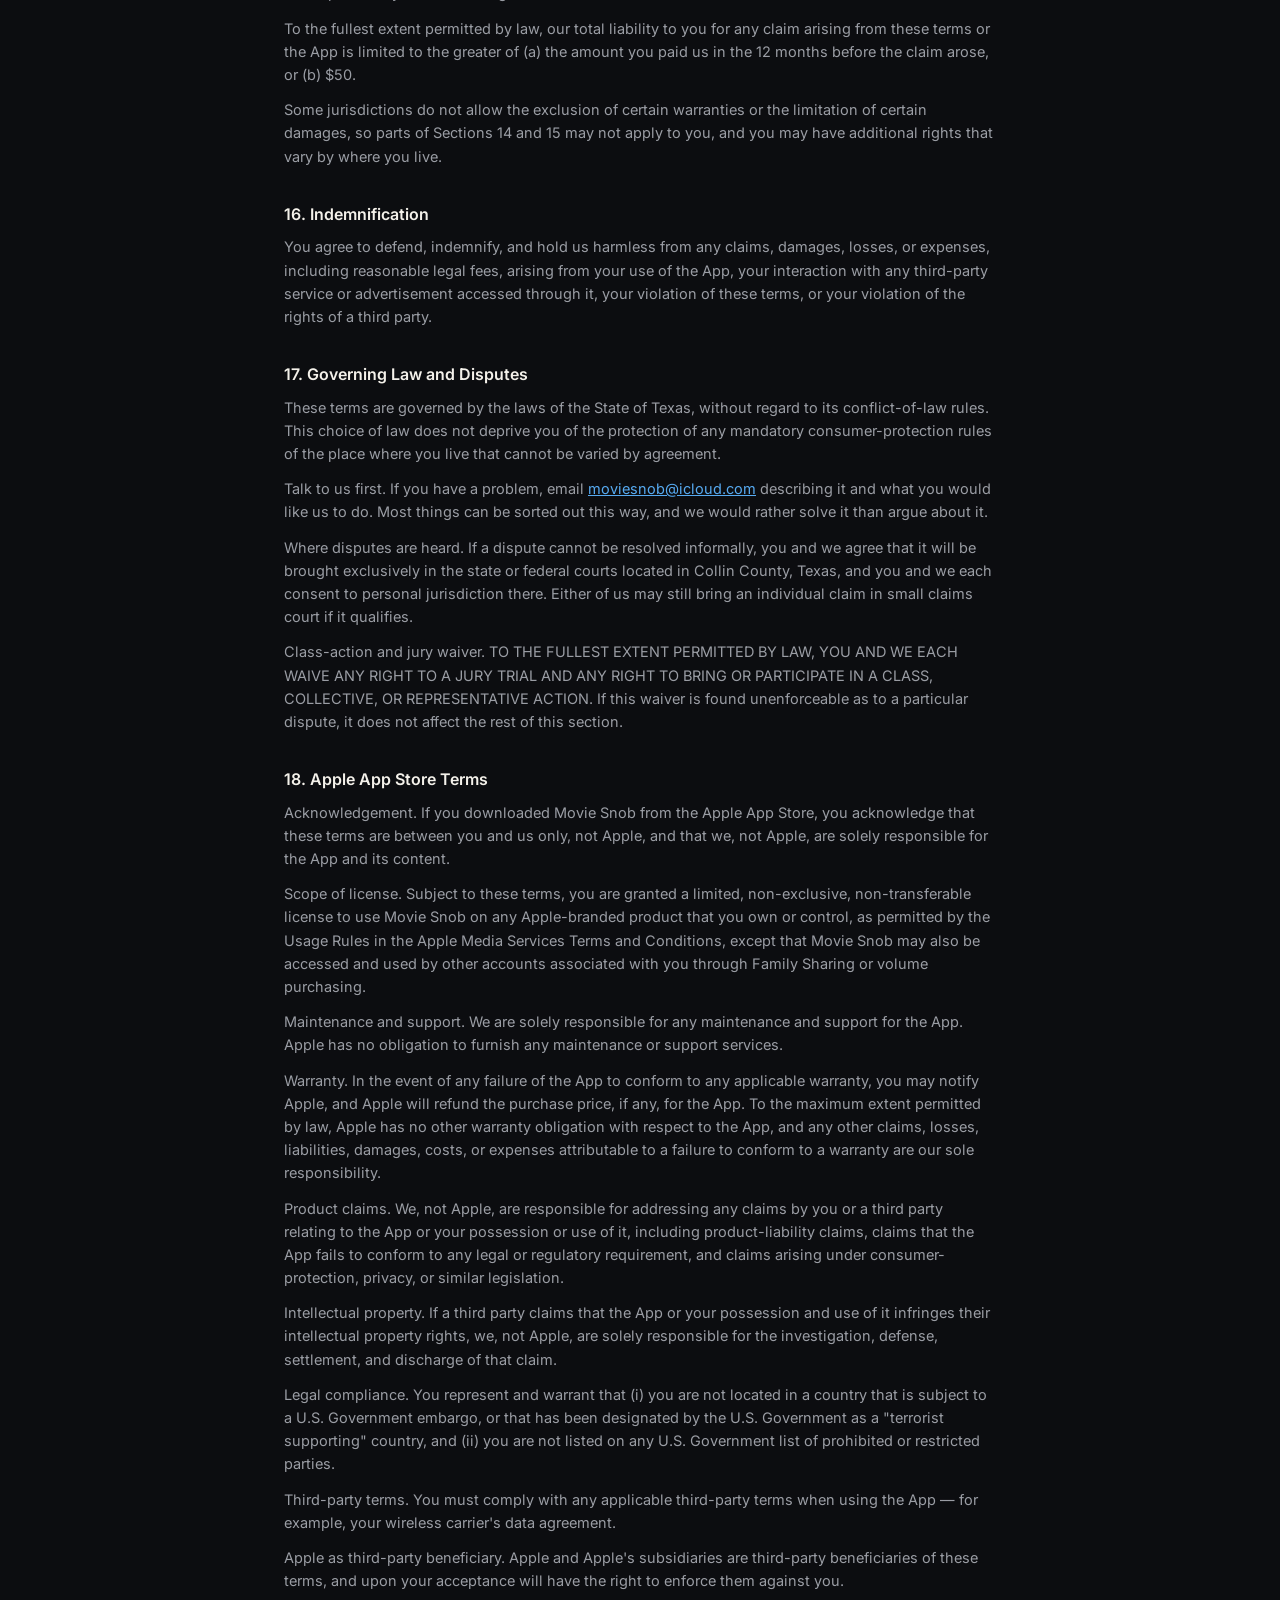
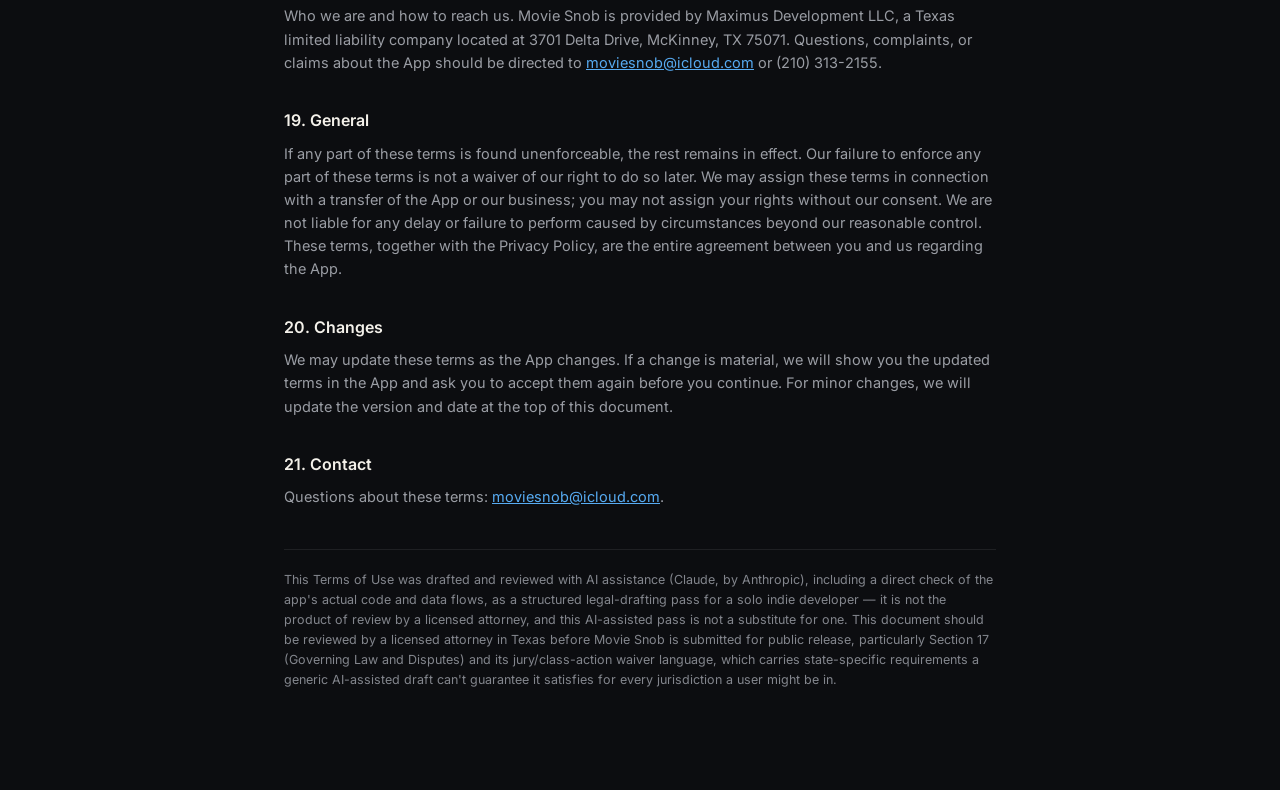
<file: terms.html>
<!doctype html>
<html lang="en">
<head>
<meta charset="utf-8">
<meta name="viewport" content="width=device-width, initial-scale=1">
<title>Movie Snob — Terms of Use</title>
<link rel="stylesheet" href="style.css">
</head>
<body>
<div class="wrap">
  <div class="brand"><span class="brand-mark">Movie Snob</span></div>
  <nav class="pages">
    <a href="index.html">Support</a>
    <a href="privacy.html">Privacy Policy</a>
    <a href="terms.html">Terms of Use</a>
    <a href="accessibility.html">Accessibility</a>
  </nav>

  <h1>Terms of Use</h1>
  <p class="updated">Version 3.1 · Effective October 17, 2026 — AI-assisted legal review; not reviewed by a licensed attorney</p>

  <h2>1. Acceptance</h2>
  <p>When you first open Movie Snob (the "App"), you are shown these Terms of Use and our Privacy Policy and asked to accept them. By tapping to accept, you agree to both. The Privacy Policy is part of this agreement. If you do not agree to both, do not use the App.</p>
  <p>We keep a record of when you accepted and which version you accepted.</p>

  <h2>2. What Movie Snob Is</h2>
  <p>Movie Snob is a personal movie-tracking app for logging movies you have watched, rating them, building a watchlist, and getting recommendations based on your own taste. It is not affiliated with, endorsed by, or certified by any movie studio, streaming service, or movie database provider, including TMDB or JustWatch.</p>
  <p>Movie Snob also offers optional accounts and an optional, private Friends feature (Section 7A). It has no public profiles, no public feed, and no followers.</p>
  <p>Movie Snob is provided by Maximus Development LLC, a Texas limited liability company, referred to in these terms as "we," "us," or "our."</p>

  <h2>3. Eligibility</h2>
  <p>Movie Snob is intended for people aged 13 and over. By accepting these terms you confirm that you are at least 13 and have the legal capacity to enter into this agreement. If you are between 13 and the age of majority where you live, you confirm that a parent or legal guardian has reviewed and agreed to these terms on your behalf. Movie Snob is not directed at children under 13 — see Section 13.</p>

  <h2>4. Age Category and Parental Consent</h2>
  <p>Depending on where you live, your app store may be required to confirm your age category and, if you are under 18, to obtain the consent of a parent or guardian before you download the App, make a purchase, or accept a significant change to the App.</p>
  <p>Where your app store provides us with your age category, we use it only to make sure the App behaves appropriately for your age. We do not receive, and do not want, the identity documents or verification method your app store used — only the age category itself.</p>
  <p><!-- LEGAL-AUDIT 2026-10-17 -->If a parent or guardian withdraws consent for you to use Movie Snob, they can tell us at moviesnob@icloud.com and we will close any account we hold for you. Parents and guardians with questions can reach us at <a href="mailto:moviesnob@icloud.com">moviesnob@icloud.com</a>.</p>

  <h2>5. Your Data, and Our Server</h2>
  <p>Your movie logs, ratings, notes, reviews and watchlist live on your device and, if you turn on sync, in your own private iCloud account through Apple's CloudKit. We cannot see your iCloud data. If you create an account or turn on Friends, we store the limited information described in the Privacy Policy, Sections 2 and 4, along with anonymous community scores that can't be traced back to you.</p>
  <p>We do run one small server. It acts as a relay for movie-information requests, so that our access credentials for third-party movie data are not exposed inside the App itself. When your device looks up a movie, the relay receives that request and your device's IP address, passes the request along, and returns the result. It does not receive your name, your email, your Apple ID, or your movie logs, ratings, or watchlist. Our Privacy Policy, Section 4, explains what the relay logs and for how long.</p>
  <p>You are responsible for keeping your device, Apple ID, and iCloud account secure, and your Movie Snob password private, and for what happens if you do not. We are not responsible for data loss caused by your device, your iCloud storage limits, Apple's services, or other factors outside our control.</p>

  <h2>6. Acceptable Use</h2>
  <p>You agree not to use Movie Snob to: violate any law or regulation; infringe anyone's intellectual property, privacy, or other rights; harass, abuse, or harm another person; upload, post, or transmit anything unlawful, defamatory, obscene, or infringing; interfere with, disrupt, reverse-engineer, decompile, scrape, or attempt to gain unauthorized access to the App, our relay server, or the third-party services the App connects to; or interact with in-app advertisements in a fraudulent, automated, or otherwise abusive way, including click fraud or artificially inflating ad impressions.</p>
  <p>Zero tolerance. Movie Snob has zero tolerance for objectionable content and abusive users. That includes offensive, hateful, sexual or impersonating usernames or display names, and using Friends picks or questions to harass anyone. If you break this rule, we may rename you, remove you from Friends, or close your account, without notice.</p>
  <p>We may end your license to use the App, and block access to our server, if you violate this section.</p>

  <h2>7. Your Notes and Reviews</h2>
  <p>Movie Snob lets you write notes and reviews about movies. What you write stays on your device and, if sync is on, in your own private iCloud account. It is never published to other users, and we cannot see it. You keep all rights to what you write.</p>
  <p>Because nothing you write is shared or displayed publicly, we do not moderate it and we have no ability to remove it. You are responsible for what you write, and you can delete it at any time from within the App.</p>

  <h2>7A. Friends</h2>
  <p>It's optional and private. Friends is off until you turn it on. Only people you both accept can see your shared list. There is no public profile, feed or follower count.</p>
  <p>What's shared. Only the film, your reaction tier, your score, its rank, and whether it's your #1 — never your reviews, notes, watch dates or watchlist. You can hide any film, or stop sharing, at any time.</p>
  <p>Your username and name. Pick something that isn't offensive and isn't someone else's identity. We refuse obviously offensive names automatically, and we may change or remove any name that breaks Section 6.</p>
  <p>Picks and questions. You can send a friend a film with one of our preset reasons, or ask a mutual friend to settle which of two films is better. There is no free-text messaging.</p>
  <p>Blocking and reporting. You can block anyone — they won't be told, and they can no longer find you, see your list or send you anything. You can report anyone from their page. We review reports within 24 hours and act on the ones that break these terms.</p>
  <p>Friends' lists are theirs. Don't copy, publish or share a friend's list outside the App without their permission.</p>

  <h2>8. Third-Party Data and Services</h2>
  <p>Movie data — posters, cast, runtime, synopsis — is provided by The Movie Database (TMDB). This product uses the TMDB API but is not endorsed or certified by TMDB. Streaming availability, where shown, is provided by JustWatch through the TMDB API.</p>
  <p>These services have their own terms, their own availability, and their own accuracy. We do not control them and we are not responsible for their accuracy, completeness, or uptime. If a third-party data provider changes or ends our access, features of the App that depend on it may change or stop working.</p>
  <p>Recommendations generated by the App are based on your own input and are provided for entertainment only. We do not guarantee you will like anything the App suggests, and recommendations are not professional advice of any kind.</p>

  <h2>9. Advertising</h2>
  <p>Movie Snob is supported in part by advertising. We use Google AdMob to show native, in-list ads. Every ad request the App makes is configured as non-personalized: we do not request or use Apple's advertising identifier (IDFA), and the App does not show an App Tracking Transparency prompt, because it does not do IDFA-based ad tracking.</p>
  <p>Google may still process limited technical information — such as device type, IP address and the general location it implies, and coarse ad-interaction data — in order to serve and measure non-personalized ads, prevent fraud, and support Apple's SKAdNetwork install-attribution system. Google acts as an independent data controller for that processing and its own privacy policy applies to it. See our Privacy Policy, Section 6.</p>
  <p>Ads are supplied by third parties. We do not control, endorse, or take responsibility for the content of any advertisement or for the products and services advertised. Ad availability may vary or be absent depending on your region, App configuration, or Apple and Google policy.</p>

  <h2>10. Subscriptions</h2>
  <p>Movie Snob is currently free, and every feature is available at no cost. There is no subscription to purchase today.</p>
  <p>We may introduce an optional Premium subscription in the future. If we do: subscriptions will be billed through your Apple ID account; they will auto-renew unless cancelled at least 24 hours before the end of the current period; and you can manage or cancel them in your iOS Settings. Pricing and included features will be shown before purchase. Except where required by law or by Apple's policies, payments are non-refundable.</p>
  <p>Which features are free and which are paid may change over time. We will give reasonable notice before making a material change that affects a feature you are already actively using, and introducing paid features may require your app store to seek fresh parental consent if you are under 18.</p>

  <h2>11. Beta and Pre-Release Versions</h2>
  <p>If you are using a TestFlight, beta, or other pre-release version of Movie Snob, you understand and agree that:</p>
  <ul>
    <li>The App is provided for testing and may contain bugs, errors, or incomplete features.</li>
    <li>Data loss is possible. Movie logs, ratings, or other data may be lost, corrupted, or reset during testing, including between builds. Back up anything you do not want to lose.</li>
    <li>Features, pricing, and functionality may change or be removed before public release.</li>
    <li>We may end your access to the beta at any time, for any reason.</li>
    <li>Feedback you give us about the beta may be used to improve the App, with no obligation to you.</li>
  </ul>

  <h2>12. Termination</h2>
  <p>You may stop using Movie Snob at any time by deleting it from your device, and you can delete your account at any time in Settings &gt; Account.</p>
  <p>We may end the license granted by these terms, and may stop providing the relay service, updates, or support to you, if you violate these terms, and may suspend or close an account, or remove it from Friends, if it breaks these terms. Because Movie Snob stores your movie library on your own device and in your own iCloud account, we cannot delete your data and we do not control your copy of the App.</p>
  <p>Sections that by their nature should survive termination — Sections 8, 13, 14, 15, 16, 17, 18, and 19 — will survive.</p>

  <h2>13. Children</h2>
  <p>Movie Snob is not directed at children and is not intended for use by anyone under 13. If you are a parent or guardian and believe a child under 13 has used the App and provided personal information, contact us at <a href="mailto:moviesnob@icloud.com">moviesnob@icloud.com</a> so we can address it.</p>

  <h2>14. Disclaimer of Warranties</h2>
  <p>MOVIE SNOB IS PROVIDED "AS IS" AND "AS AVAILABLE," WITHOUT WARRANTIES OF ANY KIND, WHETHER EXPRESS, IMPLIED, OR STATUTORY, INCLUDING IMPLIED WARRANTIES OF MERCHANTABILITY, FITNESS FOR A PARTICULAR PURPOSE, AND NON-INFRINGEMENT.</p>
  <p>We do not guarantee that the App will be uninterrupted, secure, or error-free, or that recommendations, movie data, streaming availability, or advertising content from third parties will be accurate, complete, or available. Recommendations are for entertainment only and are not a substitute for your own judgment.</p>

  <h2>15. Limitation of Liability</h2>
  <p>TO THE FULLEST EXTENT PERMITTED BY LAW, WE ARE NOT LIABLE FOR ANY INDIRECT, INCIDENTAL, SPECIAL, CONSEQUENTIAL, EXEMPLARY, OR PUNITIVE DAMAGES, OR FOR ANY LOSS OF DATA, PROFITS, OR GOODWILL, arising from or related to your use of, or inability to use, the App, third-party data or services accessed through it, or any advertisement shown in it — even if we have been advised of the possibility of such damages.</p>
  <p>To the fullest extent permitted by law, our total liability to you for any claim arising from these terms or the App is limited to the greater of (a) the amount you paid us in the 12 months before the claim arose, or (b) $50.</p>
  <p>Some jurisdictions do not allow the exclusion of certain warranties or the limitation of certain damages, so parts of Sections 14 and 15 may not apply to you, and you may have additional rights that vary by where you live.</p>

  <h2>16. Indemnification</h2>
  <p>You agree to defend, indemnify, and hold us harmless from any claims, damages, losses, or expenses, including reasonable legal fees, arising from your use of the App, your interaction with any third-party service or advertisement accessed through it, your violation of these terms, or your violation of the rights of a third party.</p>

  <h2>17. Governing Law and Disputes</h2>
  <p>These terms are governed by the laws of the State of Texas, without regard to its conflict-of-law rules. This choice of law does not deprive you of the protection of any mandatory consumer-protection rules of the place where you live that cannot be varied by agreement.</p>
  <p>Talk to us first. If you have a problem, email <a href="mailto:moviesnob@icloud.com">moviesnob@icloud.com</a> describing it and what you would like us to do. Most things can be sorted out this way, and we would rather solve it than argue about it.</p>
  <p>Where disputes are heard. If a dispute cannot be resolved informally, you and we agree that it will be brought exclusively in the state or federal courts located in Collin County, Texas, and you and we each consent to personal jurisdiction there. Either of us may still bring an individual claim in small claims court if it qualifies.</p>
  <p>Class-action and jury waiver. TO THE FULLEST EXTENT PERMITTED BY LAW, YOU AND WE EACH WAIVE ANY RIGHT TO A JURY TRIAL AND ANY RIGHT TO BRING OR PARTICIPATE IN A CLASS, COLLECTIVE, OR REPRESENTATIVE ACTION. If this waiver is found unenforceable as to a particular dispute, it does not affect the rest of this section.</p>

  <h2>18. Apple App Store Terms</h2>
  <p>Acknowledgement. If you downloaded Movie Snob from the Apple App Store, you acknowledge that these terms are between you and us only, not Apple, and that we, not Apple, are solely responsible for the App and its content.</p>
  <p>Scope of license. Subject to these terms, you are granted a limited, non-exclusive, non-transferable license to use Movie Snob on any Apple-branded product that you own or control, as permitted by the Usage Rules in the Apple Media Services Terms and Conditions, except that Movie Snob may also be accessed and used by other accounts associated with you through Family Sharing or volume purchasing.</p>
  <p>Maintenance and support. We are solely responsible for any maintenance and support for the App. Apple has no obligation to furnish any maintenance or support services.</p>
  <p>Warranty. In the event of any failure of the App to conform to any applicable warranty, you may notify Apple, and Apple will refund the purchase price, if any, for the App. To the maximum extent permitted by law, Apple has no other warranty obligation with respect to the App, and any other claims, losses, liabilities, damages, costs, or expenses attributable to a failure to conform to a warranty are our sole responsibility.</p>
  <p>Product claims. We, not Apple, are responsible for addressing any claims by you or a third party relating to the App or your possession or use of it, including product-liability claims, claims that the App fails to conform to any legal or regulatory requirement, and claims arising under consumer-protection, privacy, or similar legislation.</p>
  <p>Intellectual property. If a third party claims that the App or your possession and use of it infringes their intellectual property rights, we, not Apple, are solely responsible for the investigation, defense, settlement, and discharge of that claim.</p>
  <p>Legal compliance. You represent and warrant that (i) you are not located in a country that is subject to a U.S. Government embargo, or that has been designated by the U.S. Government as a "terrorist supporting" country, and (ii) you are not listed on any U.S. Government list of prohibited or restricted parties.</p>
  <p>Third-party terms. You must comply with any applicable third-party terms when using the App — for example, your wireless carrier's data agreement.</p>
  <p>Apple as third-party beneficiary. Apple and Apple's subsidiaries are third-party beneficiaries of these terms, and upon your acceptance will have the right to enforce them against you.</p>
  <p>Who we are and how to reach us. Movie Snob is provided by Maximus Development LLC, a Texas limited liability company located at 3701 Delta Drive, McKinney, TX 75071. Questions, complaints, or claims about the App should be directed to <a href="mailto:moviesnob@icloud.com">moviesnob@icloud.com</a> or (210) 313-2155.</p>

  <h2>19. General</h2>
  <p>If any part of these terms is found unenforceable, the rest remains in effect. Our failure to enforce any part of these terms is not a waiver of our right to do so later. We may assign these terms in connection with a transfer of the App or our business; you may not assign your rights without our consent. We are not liable for any delay or failure to perform caused by circumstances beyond our reasonable control. These terms, together with the Privacy Policy, are the entire agreement between you and us regarding the App.</p>

  <h2>20. Changes</h2>
  <p>We may update these terms as the App changes. If a change is material, we will show you the updated terms in the App and ask you to accept them again before you continue. For minor changes, we will update the version and date at the top of this document.</p>

  <h2>21. Contact</h2>
  <p>Questions about these terms: <a href="mailto:moviesnob@icloud.com">moviesnob@icloud.com</a>.</p>

  <div class="footnote">This Terms of Use was drafted and reviewed with AI assistance (Claude, by Anthropic), including a direct check of the app's actual code and data flows, as a structured legal-drafting pass for a solo indie developer — it is not the product of review by a licensed attorney, and this AI-assisted pass is not a substitute for one. This document should be reviewed by a licensed attorney in Texas before Movie Snob is submitted for public release, particularly Section 17 (Governing Law and Disputes) and its jury/class-action waiver language, which carries state-specific requirements a generic AI-assisted draft can't guarantee it satisfies for every jurisdiction a user might be in.</div>
</div>
</body>
</html>
</file>
<file: style.css>
@import url('https://fonts.googleapis.com/css2?family=Oswald:wght@500;700&family=Inter:wght@400;500;600&display=swap');

:root {
  --bg: #0c0d10;
  --surface: #1a1b20;
  --surface-muted: #26272c;
  --text: #f4f1ea;
  --text-secondary: #9a9da4;
  --text-tertiary: #83868d;
  --accent: #d9a63e;
  --blue: #57abf2;
  --border: rgba(255,255,255,0.08);
  --border-strong: rgba(255,255,255,0.14);
}

* { box-sizing: border-box; }

body {
  margin: 0;
  background: var(--bg);
  color: var(--text-secondary);
  font-family: 'Inter', -apple-system, BlinkMacSystemFont, sans-serif;
  line-height: 1.6;
}

.wrap {
  max-width: 760px;
  margin: 0 auto;
  padding: 56px 24px 100px;
}

.brand {
  display: flex;
  align-items: center;
  gap: 10px;
  margin-bottom: 40px;
}

.brand-mark {
  font-family: 'Oswald', sans-serif;
  font-weight: 700;
  font-size: 22px;
  letter-spacing: 1px;
  text-transform: uppercase;
  color: var(--text);
  text-shadow: 2px 2px 0 var(--blue);
  text-decoration: none;
}

h1 {
  font-family: 'Oswald', sans-serif;
  font-weight: 700;
  font-size: 34px;
  letter-spacing: 0.5px;
  text-transform: uppercase;
  color: var(--text);
  margin: 0 0 6px;
}

.updated {
  font-size: 13px;
  color: var(--accent);
  margin: 0 0 36px;
}

.tagline {
  font-family: 'Oswald', sans-serif;
  font-weight: 700;
  font-size: 15px;
  letter-spacing: 1.5px;
  text-transform: uppercase;
  color: var(--accent);
  margin: 0 0 36px;
}

h2 {
  font-family: 'Inter', sans-serif;
  font-weight: 600;
  font-size: 16px;
  color: var(--text);
  margin: 34px 0 8px;
}

p {
  font-size: 14.5px;
  color: var(--text-secondary);
  margin: 0 0 12px;
  white-space: pre-line;
}

a { color: var(--blue); }
a:hover { color: var(--accent); }

.card {
  background: var(--surface-muted);
  border: 1px solid var(--border);
  border-radius: 12px;
  padding: 16px 18px;
  margin-bottom: 12px;
}

.card .service {
  font-weight: 600;
  font-size: 14px;
  color: var(--text);
  margin-bottom: 3px;
}

.card .detail {
  font-size: 13px;
  color: var(--text-tertiary);
  margin: 2px 0 0;
}

.footnote {
  font-size: 12.5px;
  color: var(--text-tertiary);
  border-top: 1px solid var(--border);
  padding-top: 20px;
  margin-top: 40px;
}

nav.pages {
  display: flex;
  gap: 18px;
  margin-bottom: 44px;
  flex-wrap: wrap;
}

nav.pages a {
  font-size: 13px;
  text-decoration: none;
  color: var(--text-secondary);
  border: 1px solid var(--border-strong);
  border-radius: 999px;
  padding: 7px 14px;
}

nav.pages a:hover {
  color: var(--accent);
  border-color: var(--accent);
}

.contact-btn {
  display: inline-block;
  margin-top: 8px;
  background: var(--blue);
  color: #f2ead9;
  border: 2px solid var(--accent);
  border-radius: 999px;
  padding: 12px 26px;
  font-size: 14px;
  font-weight: 600;
  text-decoration: none;
}
</file>
